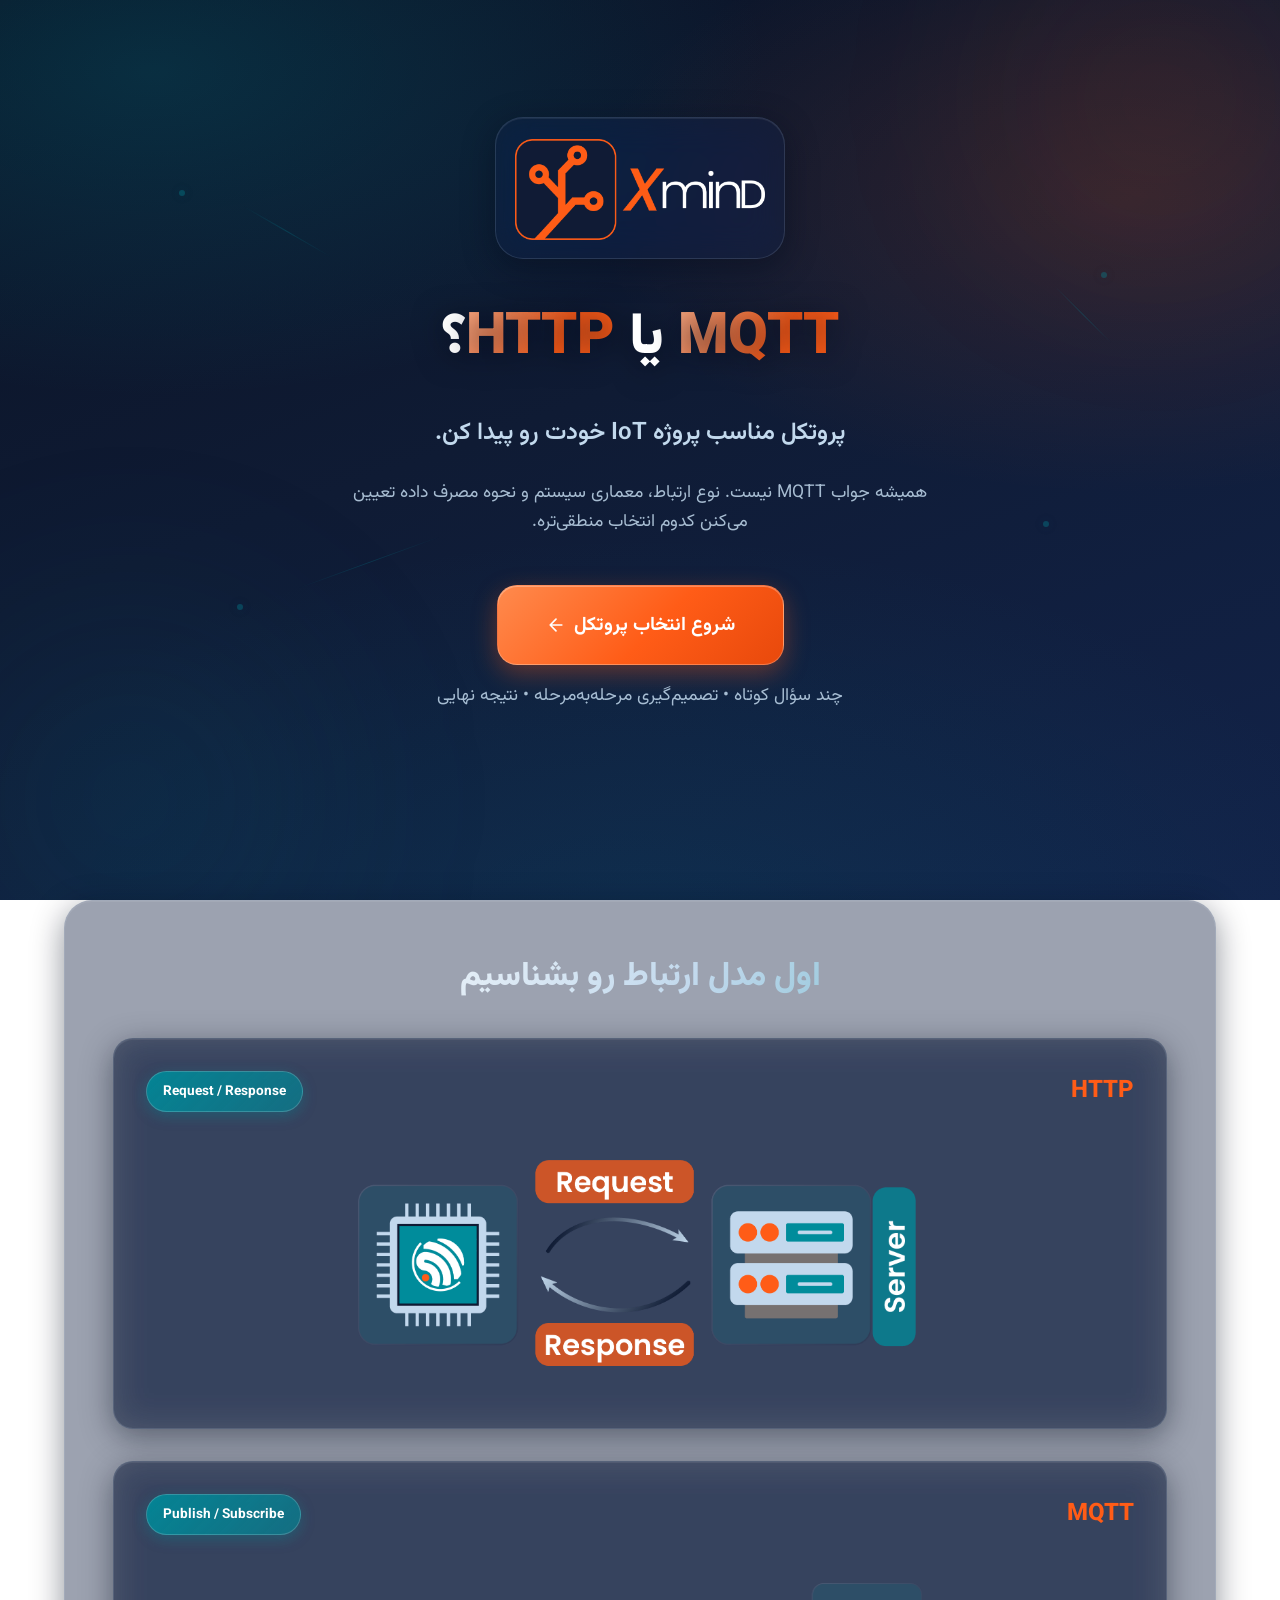
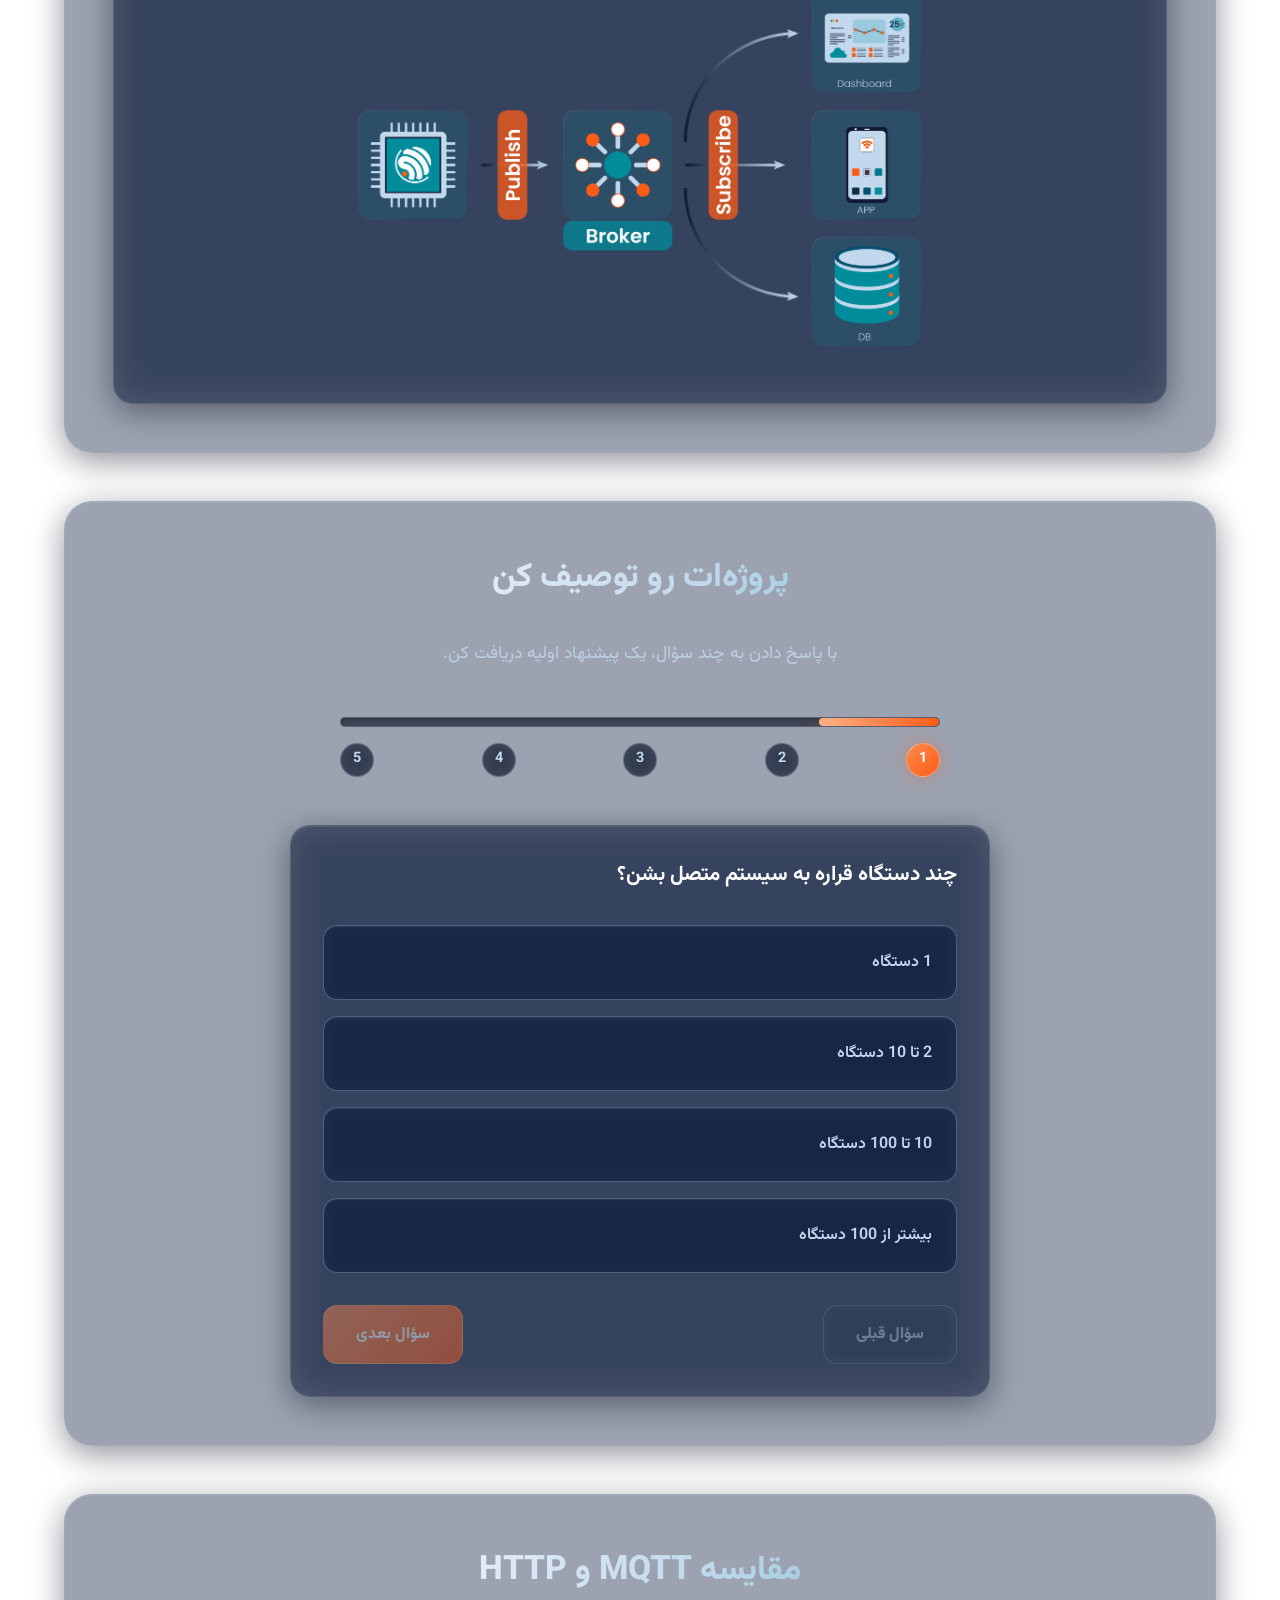
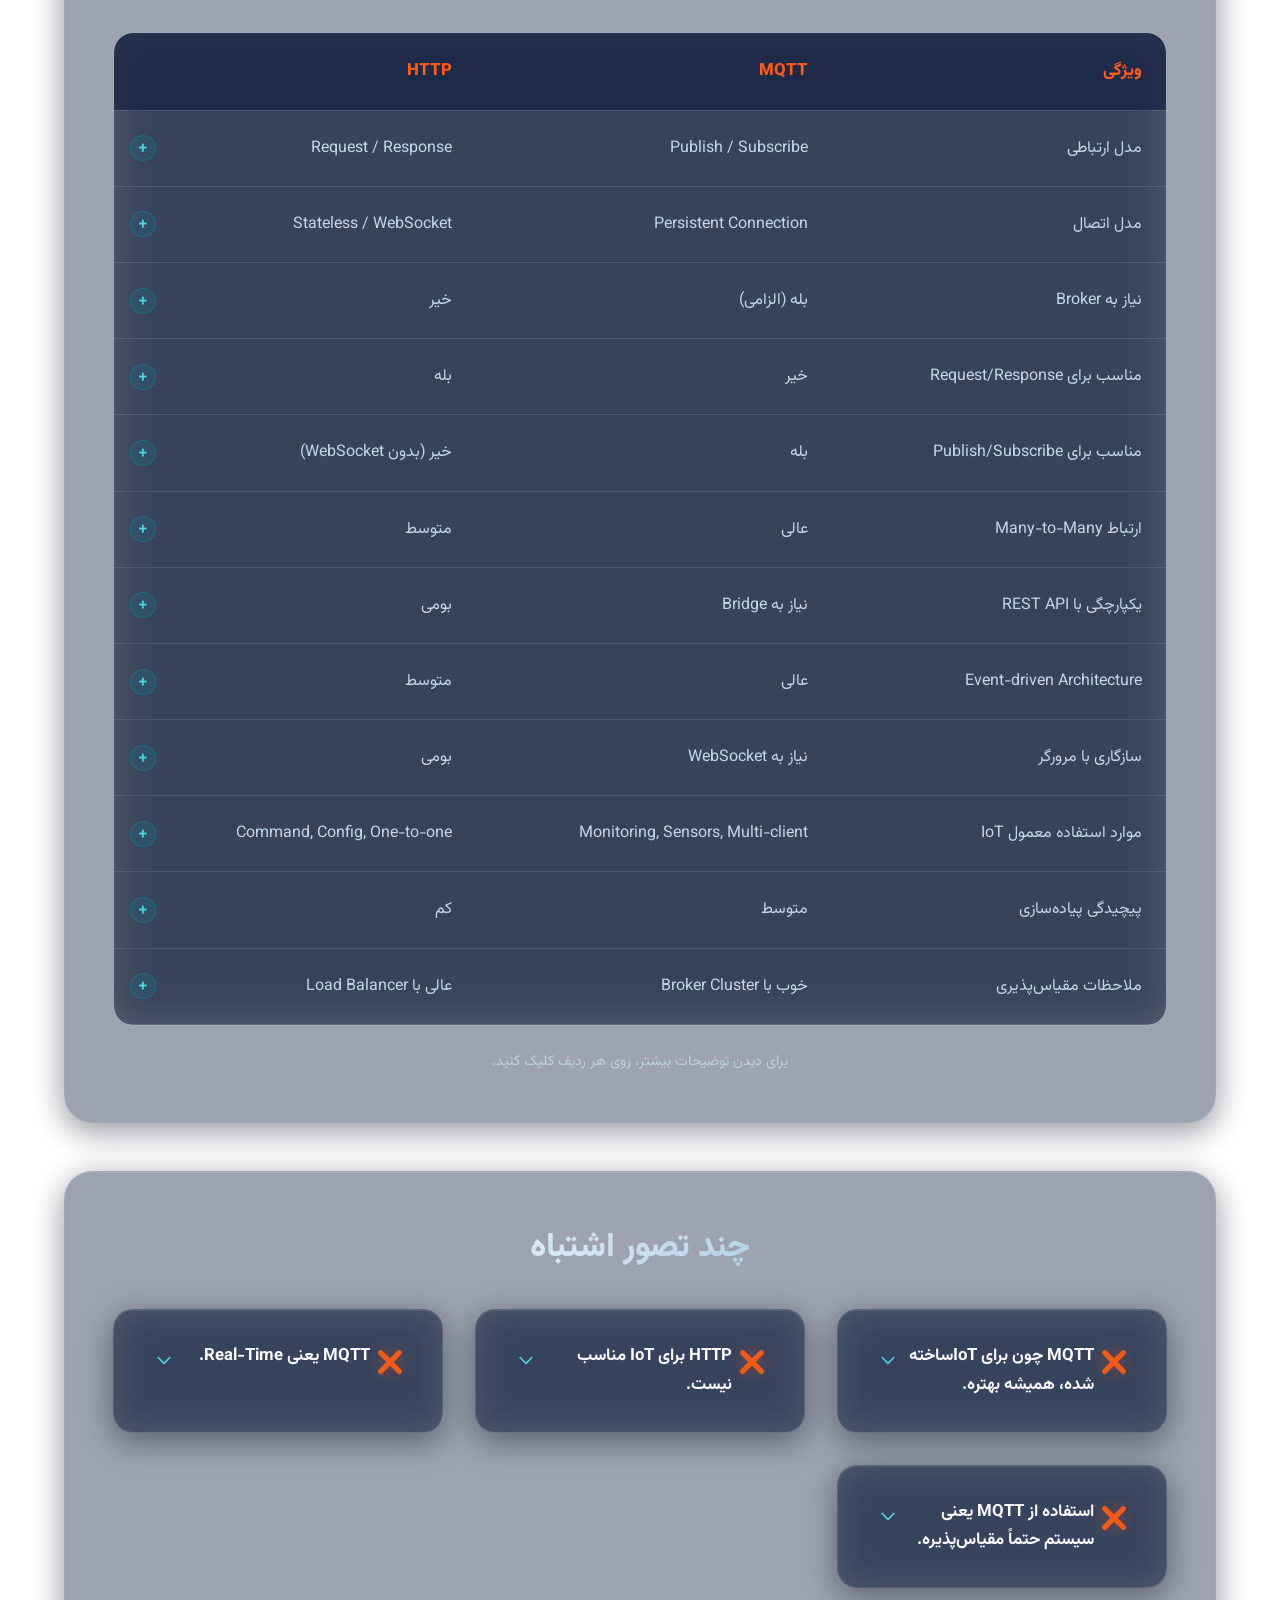
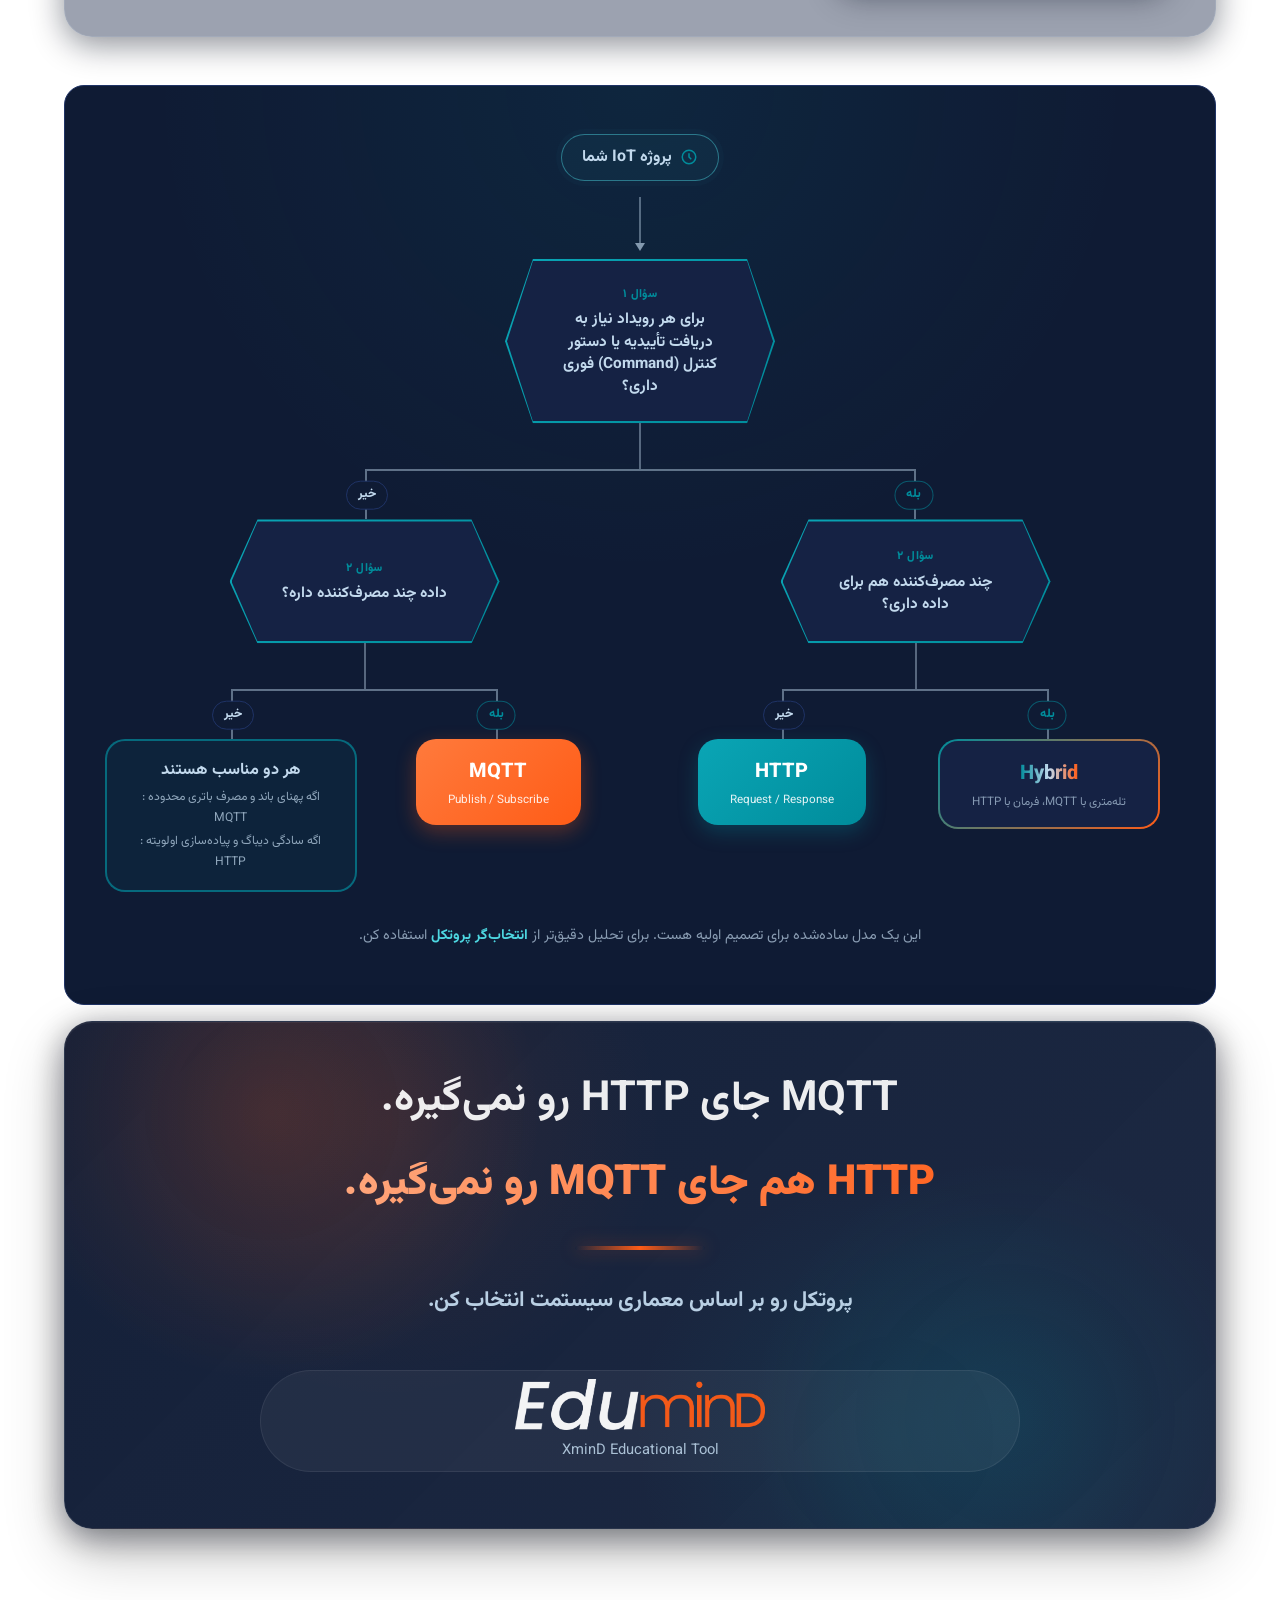
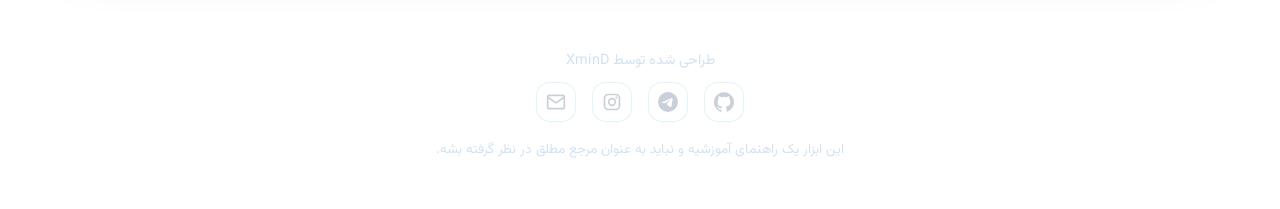
<file: iot-protocol-selector/index.html>
<!DOCTYPE html>
<html lang="fa" dir="rtl">
<head>
    <meta charset="UTF-8">
    <meta name="viewport" content="width=device-width, initial-scale=1.0">
    <meta name="description" content="XminD IoT Protocol Selector - راهنمای انتخاب پروتکل مناسب برای پروژه‌های IoT">
    <title>XminD IoT Protocol Selector | MQTT یا HTTP؟</title>
    
    <!-- Preconnect to font CDN for better performance -->
    <link rel="preconnect" href="https://cdn.jsdelivr.net">

    <script defer src="https://monitoring.xmindworld.ir/script.js" data-website-id="7a70a69d-7306-4bba-b464-a31b2f53d36a"></script>
    <!-- Fonts -->
    <link rel="preconnect" href="https://fonts.googleapis.com">
    <link rel="preconnect" href="https://fonts.gstatic.com" crossorigin>
    <link href="https://fonts.googleapis.com/css2?family=Inter:wght@400;500;600;700&family=Vazirmatn:wght@400;500;600;700&display=swap" rel="stylesheet">
    
    <!-- Stylesheet -->
    <link rel="stylesheet" href="style.css">
    <link rel="shortcut icon" href="/assets/favicon/favicon.ico" type="image/x-icon">
</head>
<body>
    <!-- Background Pattern -->
    <div class="bg-pattern" aria-hidden="true"></div>
    
    <!-- Main Container -->
    <main class="container">
        
        <!-- SECTION 1: HERO -->
        <section id="hero" class="section hero-section">
            <div class="hero-content">
                <div class="brand-badge">
                    <!-- <svg class="brand-icon" viewBox="0 0 24 24" fill="none" xmlns="http://www.w3.org/2000/svg" aria-hidden="true">
                        <path d="M12 2L2 7L12 12L22 7L12 2Z" stroke="currentColor" stroke-width="2" stroke-linecap="round" stroke-linejoin="round"/>
                        <path d="M2 17L12 22L22 17" stroke="currentColor" stroke-width="2" stroke-linecap="round" stroke-linejoin="round"/>
                        <path d="M2 12L12 17L22 12" stroke="currentColor" stroke-width="2" stroke-linecap="round" stroke-linejoin="round"/>
                    </svg> -->
                    <span><img src="/assets/logo/XminD_logo_dark.webp" alt="XminD light logo" width="250px"></span>
                </div>
                
                <h1 class="hero-title">
                    <span class="highlight">MQTT</span> یا <span class="highlight">HTTP</span>؟
                </h1>
                
                <p class="hero-subtitle">
                    پروتکل مناسب پروژه IoT خودت رو پیدا کن.
                </p>
                
                <p class="hero-description">
                    همیشه جواب MQTT نیست. نوع ارتباط، معماری سیستم و نحوه مصرف داده تعیین می‌کنن کدوم انتخاب منطقی‌تره.
                </p>
                
                <button id="startBtn" class="btn btn-primary btn-large" aria-label="شروع انتخاب پروتکل">
                    شروع انتخاب پروتکل
                    <svg class="btn-icon" viewBox="0 0 24 24" fill="none" xmlns="http://www.w3.org/2000/svg" aria-hidden="true">
                        <path d="M19 12H5M12 19L5 12L12 5" stroke="currentColor" stroke-width="2" stroke-linecap="round" stroke-linejoin="round"/>
                    </svg>
                </button>
                <p class="hero-description" style="margin-top: 1rem ;">چند سؤال کوتاه  •  تصمیم‌گیری مرحله‌به‌مرحله  •  نتیجه نهایی</p>
            </div>
            
            <!-- Decorative Network Visualization -->
            <div class="network-viz" aria-hidden="true">
                <div class="node node-1"></div>
                <div class="node node-2"></div>
                <div class="node node-3"></div>
                <div class="node node-4"></div>
                <div class="connection conn-1"></div>
                <div class="connection conn-2"></div>
                <div class="connection conn-3"></div>
            </div>
        </section>
        
        <!-- SECTION 2: UNDERSTAND THE DIFFERENCE -->
        <section id="understand" class="section understand-section">
            <h2 class="section-title">اول مدل ارتباط رو بشناسیم</h2>
            
            <div class="comparison-diagrams">
                <!-- HTTP Diagram -->
                <div class="diagram-card http-diagram">
                    <div class="diagram-header">
                        <h3>HTTP</h3>
                        <span class="diagram-tag">Request / Response</span>
                    </div>
                    
                    <div class="diagram-content">

                        <img src="/assets/pic/http_struct.png" alt="HTTP Structure" class="protected-image">
                    </div>
                    
                    <div class="diagram-tooltip" role="tooltip" aria-hidden="true">
                        <p>در HTTP، دستگاه درخواست می‌فرسته و منتظر پاسخ می‌مونه.</p>
                    </div>
                </div>
                
                <!-- MQTT Diagram -->
                <div class="diagram-card mqtt-diagram">
                    <div class="diagram-header">
                        <h3>MQTT</h3>
                        <span class="diagram-tag">Publish / Subscribe</span>
                    </div>
                    
                    <div class="diagram-content mqtt-layout">

<img src="/assets/pic/mqtt_struct.png" alt="MQTT Structure" class="protected-image">

                    </div>
                    
                    <div class="diagram-tooltip" role="tooltip" aria-hidden="true">
                        <p>در MQTT، داده با Publisher به Broker فرستاده می‌شه و Subscriberها دریافت می‌کنن.</p>
                    </div>
                </div>
            </div>
        </section>
        
        <!-- SECTION 3: INTERACTIVE PROTOCOL SELECTOR -->
        <section id="selector" class="section selector-section">
            <h2 class="section-title">پروژه‌ات رو توصیف کن</h2>
            <p class="section-subtitle">با پاسخ دادن به چند سؤال، یک پیشنهاد اولیه دریافت کن.</p>
            
            <!-- Progress Indicator -->
            <div class="progress-container">
                <div class="progress-bar">
                    <div class="progress-fill" style="width: 0%"></div>
                </div>
                <div class="progress-steps">
                    <span class="step active" data-step="1">1</span>
                    <span class="step" data-step="2">2</span>
                    <span class="step" data-step="3">3</span>
                    <span class="step" data-step="4">4</span>
                    <span class="step" data-step="5">5</span>
                </div>
            </div>
            
            <!-- Questionnaire Container -->
            <div id="questionnaire" class="questionnaire-container">
                <!-- Questions will be injected by JavaScript -->
            </div>
            
            <!-- Result Card (Hidden Initially) -->
            <div id="resultCard" class="result-card hidden" aria-live="polite">
                <div class="result-header">
                    <span class="result-label">پیشنهاد اولیه</span>
                    <h3 id="resultProtocol" class="result-protocol"></h3>
                    <div class="match-percentage">
                        <span id="matchPercent">0</span>% Match
                    </div>
                </div>
                
                <div class="result-body">
                    <div class="score-bars">
                        <div class="score-bar-container">
                            <div class="score-bar-label">
                                <span>MQTT</span>
                                <span id="mqttScoreValue">0%</span>
                            </div>
                            <div class="score-bar">
                                <div id="mqttScoreBar" class="score-bar-fill mqtt-bar" style="width: 0%"></div>
                            </div>
                        </div>
                        <div class="score-bar-container">
                            <div class="score-bar-label">
                                <span>HTTP</span>
                                <span id="httpScoreValue">0%</span>
                            </div>
                            <div class="score-bar">
                                <div id="httpScoreBar" class="score-bar-fill http-bar" style="width: 0%"></div>
                            </div>
                        </div>
                    </div>
                    
                    <div class="result-reasons">
                        <h4>چرا این انتخاب؟</h4>
                        <ul id="reasonsList">
                            <!-- Reasons will be injected by JavaScript -->
                        </ul>
                    </div>
                    
                    <div class="result-alternative">
                        <h4>اما...</h4>
                        <p id="alternativeText"></p>
                    </div>
                    
                    <div class="result-disclaimer">
                        <svg viewBox="0 0 24 24" fill="none" xmlns="http://www.w3.org/2000/svg" aria-hidden="true">
                            <circle cx="12" cy="12" r="10" stroke="currentColor" stroke-width="2"/>
                            <path d="M12 16V12M12 8H12.01" stroke="currentColor" stroke-width="2" stroke-linecap="round"/>
                        </svg>
                        <p>این نتیجه یک Recommendation هست، نه یک قانون مطلق.</p>
                    </div>
                </div>
                
                <button id="restartBtn" class="btn btn-secondary" aria-label="شروع دوباره">
                    شروع دوباره
                </button>
            </div>
        </section>
        
        <!-- SECTION 4: COMPARISON TABLE -->
        <section id="comparison" class="section comparison-section">
            <h2 class="section-title">مقایسه MQTT و HTTP</h2>
            
            <div class="comparison-table-container">
                <table class="comparison-table">
                    <thead>
                        <tr>
                            <th>ویژگی</th>
                            <th>MQTT</th>
                            <th>HTTP</th>
                        </tr>
                    </thead>
                    <tbody>
                        <tr class="expandable-row" data-detail="MQTT از مدل Publish/Subscribe استفاده می‌کنه که برای ارتباطات چندطرفه ایده‌آله.">
                            <td>مدل ارتباطی</td>
                            <td>Publish / Subscribe</td>
                            <td>Request / Response</td>
                        </tr>
                        <tr class="expandable-row" data-detail="MQTT معمولاً از TCP با اتصال دائمی استفاده می‌کنه. HTTP می‌تونه Stateless باشه یا از WebSocket برای اتصال دائمی استفاده کنه.">
                            <td>مدل اتصال</td>
                            <td>Persistent Connection</td>
                            <td>Stateless / WebSocket</td>
                        </tr>
                        <tr class="expandable-row" data-detail="Broker در MQTT نقش واسط رو بازی می‌کنه و پیام‌ها رو بین Publisher و Subscriber مدیریت می‌کنه.">
                            <td>نیاز به Broker</td>
                            <td>بله (الزامی)</td>
                            <td>خیر</td>
                        </tr>
                        <tr class="expandable-row" data-detail="HTTP دراصل برای ارتباطات Request/Response طراحی شده. MQTT این مدل رو پشتیبانی نمی‌کنه.">
                            <td>مناسب برای Request/Response</td>
                            <td>خیر</td>
                            <td>بله</td>
                        </tr>
                        <tr class="expandable-row" data-detail="MQTT به طور طبیعی از Publish/Subscribe پشتیبانی می‌کنه که برای Event-driven architecture عالیه.">
                            <td>مناسب برای Publish/Subscribe</td>
                            <td>بله</td>
                            <td>خیر (بدون WebSocket)</td>
                        </tr>
                        <tr class="expandable-row" data-detail="MQTT به راحتی از ارتباطات Many-to-Many پشتیبانی می‌کنه. HTTP نیاز به پیاده‌سازی اضافی داره.">
                            <td>ارتباط Many-to-Many</td>
                            <td>عالی</td>
                            <td>متوسط</td>
                        </tr>
                        <tr class="expandable-row" data-detail="HTTP به طور بومی با REST APIها سازگاره. MQTT نیاز به Bridge یا Gateway داره.">
                            <td>یکپارچگی با REST API</td>
                            <td>نیاز به Bridge</td>
                            <td>بومی</td>
                        </tr>
                        <tr class="expandable-row" data-detail="MQTT به‌طور ذاتی Event-driven هست. HTTP نیاز به Polling یا WebSocket داره.">
                            <td>Event-driven Architecture</td>
                            <td>عالی</td>
                            <td>متوسط</td>
                        </tr>
                        <tr class="expandable-row" data-detail="HTTP به طور بومی توی تموم مرورگرها پشتیبانی می‌شه. MQTT نیاز به WebSocket Bridge داره.">
                            <td>سازگاری با مرورگر</td>
                            <td>نیاز به WebSocket</td>
                            <td>بومی</td>
                        </tr>
                        <tr class="expandable-row" data-detail="MQTT برای سناریوهای Real-time monitoring، Sensor networks، و Multi-client data distribution مناسبه. HTTP برای Command/Control، Configuration، و One-to-one communication بهتر عمل می‌کنه.">
                            <td>موارد استفاده معمول IoT</td>
                            <td>Monitoring, Sensors, Multi-client</td>
                            <td>Command, Config, One-to-one</td>
                        </tr>
                        <tr class="expandable-row" data-detail="MQTT نیاز به Broker داره که پیچیدگی زیرساخت رو افزایش می‌ده. HTTP ساده‌تره اما برای Real-time نیاز به WebSocket داره.">
                            <td>پیچیدگی پیاده‌سازی</td>
                            <td>متوسط</td>
                            <td>کم</td>
                        </tr>
                        <tr class="expandable-row" data-detail="MQTT با Broker مرکزی مقیاس‌پذیری خوبی داره. HTTP با Load Balancerها به خوبی مقیاس‌پذیر می‌شه.">
                            <td>ملاحظات مقیاس‌پذیری</td>
                            <td>خوب با Broker Cluster</td>
                            <td>عالی با Load Balancer</td>
                        </tr>
                    </tbody>
                </table>
            </div>
            
            <p class="table-note">برای دیدن توضیحات بیشتر، روی هر ردیف کلیک کنید.</p>
        </section>
        
        <!-- SECTION 5: COMMON MISCONCEPTIONS -->
        <section id="misconceptions" class="section misconceptions-section">
            <h2 class="section-title">چند تصور اشتباه</h2>
            
            <div class="misconceptions-grid">
                <article class="misconception-card expandable">
                    <div class="misconception-header">
                        <span class="misconception-icon"><img src="/assets/icon/multiply.svg" alt="wrong icom" width="40px"></span>
                        <h3>MQTT چون برای IoTساخته شده، همیشه بهتره.</h3>
                        <button class="expand-btn" aria-label="بسط توضیحات" aria-expanded="false">
                            <svg viewBox="0 0 24 24" fill="none" xmlns="http://www.w3.org/2000/svg">
                                <path d="M19 9L12 16L5 9" stroke="currentColor" stroke-width="2" stroke-linecap="round" stroke-linejoin="round"/>
                            </svg>
                        </button>
                    </div>
                    <div class="misconception-content">
                        <p><strong>چرا اشتباهه؟</strong></p>
                        <p class="text-justifier">انتخاب پروتکل باید بر اساس <strong>معماری سیستم</strong> باشه، نه صرفاً برچسب IoT. اگه پروژه شما نیاز به ارتباط Request/Response ساده داره، HTTP ممکنه انتخاب منطقی‌تری باشه. MQTT زمانی برتری داره که چندین مصرف‌کننده برای داده وجود داشته باشه یا نیاز به مدل Publish/Subscribe باشه.</p>
                    </div>
                </article>
                
                <article class="misconception-card expandable">
                    <div class="misconception-header">
                        <span class="misconception-icon"><img src="/assets/icon/multiply.svg" alt="wrong icom" width="40px"></span>
                        <h3>HTTP برای IoT مناسب نیست.</h3>
                        <button class="expand-btn" aria-label="بسط توضیحات" aria-expanded="false">
                            <svg viewBox="0 0 24 24" fill="none" xmlns="http://www.w3.org/2000/svg">
                                <path d="M19 9L12 16L5 9" stroke="currentColor" stroke-width="2" stroke-linecap="round" stroke-linejoin="round"/>
                            </svg>
                        </button>
                    </div>
                    <div class="misconception-content">
                        <p><strong>چرا اشتباهه؟</strong></p>
                        <p class="text-justifier">HTTP هنوز هم برای بسیاری از سناریوهای IoT مناسبه: ارسال داده‌های دوره‌ای، دریافت دستورات کنترل، پیکربندی دستگاه‌ها، و ارتباط با APIهای موجود. خیلی از دستگاه‌های IoT موفق از HTTP استفاده می‌کنن. مسئله اصلی <strong>تطابق پروتکل با نیازهای پروژه هست</strong>.</p>
                    </div>
                </article>
                
                <article class="misconception-card expandable">
                    <div class="misconception-header">
                        <span class="misconception-icon"><img src="/assets/icon/multiply.svg" alt="wrong icom" width="40px"></span>
                        <h3>MQTT یعنی Real-Time.</h3>
                        <button class="expand-btn" aria-label="بسط توضیحات" aria-expanded="false">
                            <svg viewBox="0 0 24 24" fill="none" xmlns="http://www.w3.org/2000/svg">
                                <path d="M19 9L12 16L5 9" stroke="currentColor" stroke-width="2" stroke-linecap="round" stroke-linejoin="round"/>
                            </svg>
                        </button>
                    </div>
                    <div class="misconception-content">
                        <p><strong>چرا اشتباهه؟</strong></p>
                        <p class="text-justifier">MQTT می‌تونه Latency کم ارائه بده، اما Real-Time بودن به عوامل زیادی بستگی داره: کیفیت شبکه، پیکربندی Broker، QoS level، و بار سرور. HTTP با WebSocket هم می‌تونه ارتباط Near Real-Time فراهم کنه. Real-Time بودن فقط به پروتکل بستگی نداره.</p>
                    </div>
                </article>
                
                <article class="misconception-card expandable">
                    <div class="misconception-header">
                        <span class="misconception-icon"><img src="/assets/icon/multiply.svg" alt="wrong icom" width="40px"></span>
                        <h3>استفاده از MQTT یعنی سیستم حتماً مقیاس‌پذیره.</h3>
                        <button class="expand-btn" aria-label="بسط توضیحات" aria-expanded="false">
                            <svg viewBox="0 0 24 24" fill="none" xmlns="http://www.w3.org/2000/svg">
                                <path d="M19 9L12 16L5 9" stroke="currentColor" stroke-width="2" stroke-linecap="round" stroke-linejoin="round"/>
                            </svg>
                        </button>
                    </div>
                    <div class="misconception-content">
                        <p><strong>چرا اشتباهه؟</strong></p>
                        <p class="text-justifier">مقیاس‌پذیری به <strong>معماری کلی سیستم</strong> بستگی داره، نه فقط پروتکل. یک Broker MQTT نادرست پیکربندی شده می‌تونه به سرعت به گلوگاه تبدیل بشه. مقیاس‌پذیری نیازمند طراحی درست و مناسب زیرساخت، Load Balancing، و مدیریت منابعه.</p>
                    </div>
                </article>
            </div>
        </section>
        


<!-- ============================================
     SECTION 6: QUICK DECISION — FLOWCHART
     ============================================ -->

<div class="fc-scroll">

    <div class="flowchart"
         role="img"
         aria-label="فلوچارت تصمیم‌گیری سریع برای انتخاب بین HTTP و MQTT">

        <!-- شروع -->
        <div class="fc-node fc-start">
            <svg class="fc-icon"
                 viewBox="0 0 24 24"
                 fill="none"
                 stroke="currentColor"
                 stroke-width="2"
                 aria-hidden="true">
                <circle cx="12" cy="12" r="9"/>
                <path d="M12 7v5l3 3"/>
            </svg>

            <span>پروژه IoT شما</span>
        </div>


        <!-- مسیر عمودی اصلی -->
        <div class="fc-line-v" aria-hidden="true"></div>


        <!-- سؤال ۱ -->
        <div class="fc-decision">
            <div class="fc-decision-box">

                <span class="fc-node-title">
                    سؤال ۱
                </span>

                <span class="fc-node-text">
                   برای هر رویداد نیاز به دریافت تأییدیه یا دستور کنترل (Command) فوری داری؟
                </span>

            </div>
        </div>
 <div class="fc-line-a" aria-hidden="true"></div>

        <!-- انشعاب سؤال ۱ -->
        <div class="fc-split" aria-hidden="true">

            <span class="fc-chip fc-chip-yes">
                بله
            </span>

            <span class="fc-chip fc-chip-no">
                خیر
            </span>

        </div>


        <!-- دو شاخه اصلی -->
        <div class="fc-cols">

            <!-- =====================================
                 شاخه بله
                 ===================================== -->

            <div class="fc-col">

                <!-- سؤال ۲ -->
                <div class="fc-decision">

                    <div class="fc-decision-box">

                        <span class="fc-node-title">
                            سؤال ۲
                        </span>

                        <span class="fc-node-text">
                            چند مصرف‌کننده هم برای داده داری؟
                        </span>

                    </div>

                </div>
 <div class="fc-line-a" aria-hidden="true"></div>

                <!-- انشعاب -->
                <div class="fc-split" aria-hidden="true">

                    <span class="fc-chip fc-chip-yes">
                        بله
                    </span>

                    <span class="fc-chip fc-chip-no">
                        خیر
                    </span>

                </div>


                <!-- نتایج -->
                <div class="fc-cols">

                    <div class="fc-col">

                        <div class="fc-node fc-result fc-hybrid">

                            <strong>
                                Hybrid
                            </strong>

                            <small>
                                تله‌متری با MQTT،
                                فرمان با HTTP
                            </small>

                        </div>

                    </div>


                    <div class="fc-col">

                        <div class="fc-node fc-result fc-http">

                            <strong>
                                HTTP
                            </strong>

                            <small>
                                Request / Response
                            </small>

                        </div>

                    </div>

                </div>

            </div>


            <!-- =====================================
                 شاخه خیر
                 ===================================== -->

            <div class="fc-col">

                <!-- سؤال ۲ -->
                <div class="fc-decision">

                    <div class="fc-decision-box">

                        <span class="fc-node-title">
                            سؤال ۲
                        </span>

                        <span class="fc-node-text">
                            داده چند مصرف‌کننده داره؟
                        </span>

                    </div>

                </div>

 <div class="fc-line-a" aria-hidden="true"></div>
                <!-- انشعاب -->
                <div class="fc-split" aria-hidden="true">

                    <span class="fc-chip fc-chip-yes">
                        بله
                    </span>

                    <span class="fc-chip fc-chip-no">
                        خیر
                    </span>

                </div>


                <!-- نتایج -->
                <div class="fc-cols">

                    <div class="fc-col">

                        <div class="fc-node fc-result fc-mqtt">

                            <strong>
                                MQTT
                            </strong>

                            <small>
                                Publish / Subscribe
                            </small>

                        </div>

                    </div>


                    <div class="fc-col">

                        <div class="fc-node fc-final">

                            <strong>
                                هر دو مناسب هستند
                            </strong>

                            <!-- <small>
                                بسته به سایر نیازها
                            </small> -->
<small>اگه پهنای باند و مصرف باتری محدوده : MQTT </small>
<small> اگه سادگی دیباگ و پیاده‌سازی اولویته : HTTP</small>
                        </div>

                    </div>

                </div>

            </div>

        </div>

        <p class="flowchart-note">
    این یک مدل ساده‌شده برای تصمیم اولیه هست.
    برای تحلیل دقیق‌تر از
    <a href="#selector">
        انتخاب‌گر پروتکل
    </a>
    استفاده کن.
</p>

    </div>

</div>


<!-- توضیح فلوچارت -->



        
        <!-- SECTION 6: FINAL TAKEAWAY -->
        <section id="takeaway" class="section takeaway-section">
            <div class="takeaway-content">
                <h2 class="takeaway-title">
                    <span class="takeaway-line">MQTT جای HTTP رو نمی‌گیره.</span>
                    <span class="takeaway-line">HTTP هم جای MQTT رو نمی‌گیره.</span>
                </h2>
                
                <div class="takeaway-divider"></div>
                
                <p class="takeaway-message">
                    <strong>پروتکل رو بر اساس معماری سیستمت انتخاب کن.</strong>
                </p>
                
                <div class="brand-signature">
                    <!-- <svg class="brand-icon" viewBox="0 0 24 24" fill="none" xmlns="http://www.w3.org/2000/svg" aria-hidden="true">
                        <path d="M12 2L2 7L12 12L22 7L12 2Z" stroke="currentColor" stroke-width="2" stroke-linecap="round" stroke-linejoin="round"/>
                        <path d="M2 17L12 22L22 17" stroke="currentColor" stroke-width="2" stroke-linecap="round" stroke-linejoin="round"/>
                        <path d="M2 12L12 17L22 12" stroke="currentColor" stroke-width="2" stroke-linecap="round" stroke-linejoin="round"/>
                    </svg> -->
                    <img src="/assets/logo/eduMind_light.png" alt="EduminD Light Logo" width="250px">
                    <span>XminD Educational Tool</span>
                </div>
            </div>
        </section>
        
    </main>
    
    <!-- Footer -->
    <footer class="footer">
        <p>طراحی شده توسط XminD</p>

                    <div class="social-links">
                        <!-- <a href="https://linkedin.com/in/yourprofile" target="_blank" rel="noopener" aria-label="LinkedIn">
                            <svg viewBox="0 0 24 24" fill="currentColor"><path d="M19 0h-14c-2.761 0-5 2.239-5 5v14c0 2.761 2.239 5 5 5h14c2.762 0 5-2.239 5-5v-14c0-2.761-2.238-5-5-5zm-11 19h-3v-11h3v11zm-1.5-12.268c-.966 0-1.75-.79-1.75-1.764s.784-1.764 1.75-1.764 1.75.79 1.75 1.764-.783 1.764-1.75 1.764zm13.5 12.268h-3v-5.604c0-3.368-4-3.113-4 0v5.604h-3v-11h3v1.765c1.396-2.586 7-2.777 7 2.476v6.759z"/></svg>
                        </a> -->
                        <a href="https://github.com/X-Mind-World?utm_source=eduTools" target="_blank" rel="noopener" aria-label="GitHub" data-umami-event="Click: Github">
                            <!-- <img src="../assets/images/github.webp" alt="" width="24px"> -->
                            <!-- <svg viewBox="0 0 24 24" fill="currentColor"><path d="M12 0c-6.626 0-12 5.373-12 12 0 5.302 3.438 9.8 8.207 11.387.599.111.793-.261.793-.577v-2.234c-3.338.726-4.033-1.416-4.033-1.416-.546-1.387-1.333-1.756-1.333-1.756-1.089-.745.083-.729.083-.729 1.205.084 1.839 1.237 1.839 1.237 1.07 1.834 2.807 1.304 3.492.997.107-.775.418-1.305.762-1.604-2.665-.305-5.467-1.334-5.467-1.334-.464-.341.054-1.014.054-1.014.647-.355 1.088-.355 1.088-.355.601.044 1.098.614 1.098.614.639 1.094 1.676.779 2.087.596.063-.463.249-.78.452-.959-1.606-.183-3.295-.803-3.295-.803-.268-.192.684-.202.684-.202 1.776.125 2.712 1.821 2.712 1.821.791 1.356 2.084.966 2.593.738.02-.579.309-.978.562-1.201-1.98-.225-4.061-.991-4.061-.991-.245-.176.581-.213.581-.213 2.21.198 3.356 2.263 3.356 2.263.974 1.668 2.558 1.187 3.181.902.099-.704.38-1.186.638-1.457-2.225-.253-4.564-1.112-4.564-1.112-.239-.175.538-.221.538-.221 2.498.178 3.606 2.569 3.606 2.569.705 1.204 2.073.857 2.587.613.081-.578.308-.977.561-1.201-2.002-.227-4.102-.992-4.102-.992-.237-.175.53-.221.53-.221 2.254.2 3.384 2.298 3.384 2.298.962 1.647 2.516 1.173 3.146.884.099-.703.379-1.185.637-1.456-2.219-.252-4.354-1.111-4.354-1.111-.236-.174.529-.22.529-.22 2.492.197 3.6 2.293 3.6 2.293.95 1.623 2.481 1.156 3.115.867.099-.703.378-1.184.636-1.455z"/></svg> -->
                            <svg viewBox="0 0 24 24" fill="currentColor"><path d="M12 .297c-6.63 0-12 5.373-12 12 0 5.303 3.438 9.8 8.205 11.385.6.113.82-.258.82-.577 0-.285-.01-1.04-.015-2.04-3.338.724-4.042-1.61-4.042-1.61C4.422 18.07 3.633 17.7 3.633 17.7c-1.087-.744.084-.729.084-.729 1.205.084 1.838 1.236 1.838 1.236 1.07 1.835 2.809 1.305 3.495.998.108-.776.417-1.305.76-1.605-2.665-.3-5.466-1.332-5.466-5.93 0-1.31.465-2.38 1.235-3.22-.135-.303-.54-1.523.105-3.176 0 0 1.005-.322 3.3 1.23.96-.267 1.98-.399 3-.405 1.02.006 2.04.138 3 .405 2.28-1.552 3.285-1.23 3.285-1.23.645 1.653.24 2.873.12 3.176.765.84 1.23 1.91 1.23 3.22 0 4.61-2.805 5.625-5.475 5.92.42.36.81 1.096.81 2.22 0 1.606-.015 2.896-.015 3.286 0 .315.21.69.825.57C20.565 22.092 24 17.592 24 12.297c0-6.627-5.373-12-12-12"/></svg>
                        </a>
                        <a href="https://t.me/x_mindworld?utm_source=eduTools" target="_blank" rel="noopener" aria-label="Telegram" data-umami-event="Click: Telegram">
                            <svg viewBox="0 0 24 24" fill="currentColor"><path d="M11.944 0A12 12 0 0 0 0 12a12 12 0 0 0 12 12 12 12 0 0 0 12-12A12 12 0 0 0 12 0a12 12 0 0 0-.056 0zm4.962 7.224c.1-.002.321.023.465.14a.506.506 0 0 1 .171.325c.016.093.036.306.02.472-.18 1.898-.962 6.502-1.36 8.627-.168.9-.499 1.201-.82 1.23-.696.065-1.225-.46-1.9-.902-1.056-.693-1.653-1.124-2.678-1.8-1.185-.78-.417-1.21.258-1.91.177-.184 3.247-2.977 3.307-3.23.007-.032.014-.15-.056-.212s-.174-.041-.249-.024c-.106.024-1.793 1.14-5.061 3.345-.48.33-.913.49-1.302.48-.428-.008-1.252-.241-1.865-.44-.752-.245-1.349-.374-1.297-.789.027-.216.325-.437.893-.663 3.498-1.524 5.83-2.529 6.998-3.014 3.332-1.386 4.025-1.627 4.476-1.635z"/></svg>
                        </a>

                        <a href="https://instagram.com/x_mindworld?utm_source=eduTools" target="_blank" rel="noopener" aria-label="Instagram" data-umami-event="Click: Instagram">
                            <svg viewBox="0 0 24 24" fill="currentColor">
                                <path d="M7.5 2h9A5.5 5.5 0 0 1 22 7.5v9a5.5 5.5 0 0 1-5.5 5.5h-9A5.5 5.5 0 0 1 2 16.5v-9A5.5 5.5 0 0 1 7.5 2zm0 2A3.5 3.5 0 0 0 4 7.5v9A3.5 3.5 0 0 0 7.5 20h9a3.5 3.5 0 0 0 3.5-3.5v-9A3.5 3.5 0 0 0 16.5 4h-9zm9.75 1.5a1.25 1.25 0 1 1 0 2.5 1.25 1.25 0 0 1 0-2.5zM12 7a5 5 0 1 1 0 10 5 5 0 0 1 0-10zm0 2a3 3 0 1 0 0 6 3 3 0 0 0 0-6z"/>
                            </svg>
                        </a>

                        <a href="mailto:education.xmindworld@gmail.com" aria-label="Email" data-umami-event="Click: Gmail">
                            <svg viewBox="0 0 24 24" fill="none" stroke="currentColor" stroke-width="2"><path d="M4 4h16c1.1 0 2 .9 2 2v12c0 1.1-.9 2-2 2H4c-1.1 0-2-.9-2-2V6c0-1.1.9-2 2-2z"/><polyline points="22,6 12,13 2,6"/></svg>
                        </a>
                    </div>
        <p class="footer-note">این ابزار یک راهنمای آموزشیه و نباید به عنوان مرجع مطلق در نظر گرفته بشه.</p>
    </footer>
    
    <!-- JavaScript -->
    <script src="script.js"></script>
</body>
</html>
</file>
<file: iot-protocol-selector/style.css>
/* ============================================================
   XminD IoT Protocol Selector — Glassmorphism Redesign v2
   Brand: XminD / eduminD | RTL | Colors preserved
   ============================================================ */

/* ---------- Design Tokens ---------- */
:root {
    /* Brand colors (preserved) */
    --xmind-primary: #0F1B34;
    --xmind-orange: #FF5C17;
    --xmind-light-blue: #C2D9ED;
    --xmind-blue: #0C586C;
    --xmind-teal: #008C9B;
    --xmind-dark: #0a1224;
    --xmind-card-bg: #152244;
    --xmind-border: #1f3366;
    --text-secondary: #B8C1CC;
    --orange-hover: #FF9E44;
    --tech-teal: #2EC4B6;
    --teal-hover: #38D9C5;
    --fc-line: rgba(194, 217, 237, 0.45);

    /* Glass tokens */
    --glass-bg: rgba(21, 34, 68, 0.42);
    --glass-bg-strong: rgba(21, 34, 68, 0.66);
    --glass-bg-soft: rgba(15, 27, 52, 0.5);
    --glass-border: rgba(194, 217, 237, 0.14);
    --glass-border-strong: rgba(194, 217, 237, 0.3);
    --glass-highlight: rgba(255, 255, 255, 0.07);
    --blur-md: blur(18px) saturate(150%);
    --blur-lg: blur(26px) saturate(160%);

    /* Glow */
    --glow-orange: rgba(255, 92, 23, 0.35);
    --glow-teal: rgba(0, 140, 155, 0.35);

    /* Shadows */
    --shadow-soft: 0 8px 32px rgba(4, 10, 26, 0.45);
    --shadow-lift: 0 18px 48px rgba(4, 10, 26, 0.55);

    /* Typography */
    --font-family: 'Vazirmatn', 'Tahoma', 'Segoe UI', sans-serif;

    /* Spacing */
    --spacing-xs: 0.5rem;
    --spacing-sm: 1rem;
    --spacing-md: 1.5rem;
    --spacing-lg: 2rem;
    --spacing-xl: 3rem;

    /* Radius (rounder = more modern) */
    --radius-sm: 8px;
    --radius-md: 14px;
    --radius-lg: 20px;
    --radius-xl: 28px;

    /* Transitions */
    --transition-fast: 0.2s ease;
    --transition-normal: 0.3s ease;
    --transition-slow: 0.5s ease;
}

/* ---------- Reset & Base ---------- */
*, *::before, *::after {
    box-sizing: border-box;
    margin: 0;
    padding: 0;
}

html {
    scroll-behavior: smooth;
}

body {
    font-family: var(--font-family);
    color: var(--xmind-light-blue);
    line-height: 1.7;
    overflow-x: hidden;
    min-height: 100vh;
    background:
        radial-gradient(ellipse 80% 60% at 12% 8%, rgba(0, 140, 155, 0.22), transparent 60%),
        radial-gradient(ellipse 70% 55% at 88% 22%, rgba(255, 92, 23, 0.14), transparent 60%),
        radial-gradient(ellipse 90% 70% at 50% 105%, rgba(0, 140, 155, 0.13), transparent 65%),
        linear-gradient(160deg, var(--xmind-dark) 0%, var(--xmind-primary) 45%, #12234a 100%);
    background-attachment: fixed;
}

::selection {
    background-color: var(--xmind-orange);
    color: #fff;
}

/* ---------- Ambient Floating Orbs ---------- */
.bg-pattern {
    position: fixed;
    inset: 0;
    pointer-events: none;
    z-index: 0;
    overflow: hidden;
}

.bg-pattern::before,
.bg-pattern::after {
    content: "";
    position: absolute;
    border-radius: 50%;
    filter: blur(90px);
    opacity: 0.5;
    animation: floatOrb 20s ease-in-out infinite alternate;
}

.bg-pattern::before {
    width: 480px;
    height: 480px;
    background: radial-gradient(circle, rgba(255, 92, 23, 0.22), transparent 70%);
    top: -140px;
    right: -120px;
}

.bg-pattern::after {
    width: 560px;
    height: 560px;
    background: radial-gradient(circle, rgba(0, 140, 155, 0.26), transparent 70%);
    bottom: -180px;
    left: -150px;
    animation-delay: -10s;
}

@keyframes floatOrb {
    from { transform: translate3d(0, 0, 0) scale(1); }
    to   { transform: translate3d(45px, 35px, 0) scale(1.12); }
}

/* ---------- Layout ---------- */
.container {
    max-width: 1200px;
    margin: 0 auto;
    padding: var(--spacing-md);
    position: relative;
    z-index: 1;
}

.section {
    padding: var(--spacing-xl) 0;
    margin-bottom: var(--spacing-xl);
    scroll-margin-top: var(--spacing-md);
}

.section-title {
    font-size: 2.1rem;
    font-weight: 800;
    text-align: center;
    margin-bottom: var(--spacing-lg);
    background: linear-gradient(120deg, #ffffff 15%, var(--xmind-light-blue) 55%, var(--xmind-teal) 130%);
    -webkit-background-clip: text;
    background-clip: text;
    -webkit-text-fill-color: transparent;
}

.section-subtitle {
    text-align: center;
    color: var(--xmind-light-blue);
    opacity: 0.85;
    margin-bottom: var(--spacing-xl);
    font-size: 1.1rem;
}

/* ---------- Buttons ---------- */
.btn {
    display: inline-flex;
    align-items: center;
    justify-content: center;
    gap: var(--spacing-xs);
    padding: var(--spacing-sm) var(--spacing-lg);
    border-radius: var(--radius-md);
    font-family: var(--font-family);
    font-size: 1rem;
    font-weight: 700;
    cursor: pointer;
    transition: all var(--transition-normal);
    text-decoration: none;
}

.btn-primary {
    background: linear-gradient(135deg, #ff8a4d 0%, var(--xmind-orange) 55%, #e8490c 100%);
    color: #fff;
    border: 1px solid rgba(255, 255, 255, 0.22);
    box-shadow: 0 8px 24px var(--glow-orange), inset 0 1px 0 rgba(255, 255, 255, 0.28);
}

.btn-primary:hover {
    transform: translateY(-3px);
    box-shadow: 0 14px 36px rgba(255, 92, 23, 0.5), inset 0 1px 0 rgba(255, 255, 255, 0.28);
}

.btn-secondary {
    background: rgba(194, 217, 237, 0.08);
    -webkit-backdrop-filter: blur(12px);
    backdrop-filter: blur(12px);
    color: var(--xmind-light-blue);
    border: 1px solid var(--glass-border-strong);
    box-shadow: inset 0 1px 0 var(--glass-highlight);
}

.btn-secondary:hover {
    background: rgba(194, 217, 237, 0.18);
    border-color: var(--xmind-light-blue);
    transform: translateY(-2px);
}

.btn-large {
    padding: var(--spacing-md) var(--spacing-xl);
    font-size: 1.2rem;
    border-radius: var(--radius-lg);
}

.btn-icon {
    width: 20px;
    height: 20px;
}

/* ============================================================
   SECTION 1: HERO
   ============================================================ */
.hero-section {
    min-height: 92vh;
    display: flex;
    align-items: center;
    justify-content: center;
    position: relative;
    text-align: center;
}

.hero-content {
    max-width: 820px;
    z-index: 2;
    padding: var(--spacing-lg);
}

.brand-badge {
    display: inline-flex;
    align-items: center;
    gap: var(--spacing-xs);
    background: var(--glass-bg);
    -webkit-backdrop-filter: var(--blur-md);
    backdrop-filter: var(--blur-md);
    padding: 1.3rem 1.2rem 0.5rem 1.2rem;
    border-radius: var(--radius-xl);
    margin-bottom: var(--spacing-lg);
    border: 1px solid var(--glass-border);
    box-shadow: var(--shadow-soft), inset 0 1px 0 var(--glass-highlight);
}

.brand-icon {
    width: 24px;
    height: 24px;
    color: var(--xmind-orange);
    filter: drop-shadow(0 0 6px var(--glow-orange));
}

.hero-title {
    font-size: 3.6rem;
    font-weight: 900;
    margin-bottom: var(--spacing-md);
    color: #ffffff;
    text-shadow: 0 4px 30px rgba(4, 10, 26, 0.6);
}

.hero-title::after{
    content: " ";
    filter: drop-shadow(0 0 8px rgba(255, 92, 23, 0.4));
    position: relative;
}

.hero-title .highlight {
    background: linear-gradient(120deg, #ffb18a, var(--xmind-orange) 60%);
    -webkit-background-clip: text;
    background-clip: text;
    -webkit-text-fill-color: transparent;
   
}

.hero-subtitle {
    font-size: 1.5rem;
    color: var(--xmind-light-blue);
    margin-bottom: var(--spacing-md);
    font-weight: 600;
}

/* FIX (QC #8): opacity 0.7 → 0.85 for better contrast */
.hero-description {
    font-size: 1.1rem;
    color: var(--xmind-light-blue);
    opacity: 0.85;
    margin-bottom: var(--spacing-xl);
    max-width: 620px;
    margin-left: auto;
    margin-right: auto;
}

/* Network Visualization */
.network-viz {
    position: absolute;
    inset: 0;
    pointer-events: none;
    overflow: hidden;
}

.node {
    position: absolute;
    width: 6px;
    height: 6px;
    background-color: var(--xmind-teal);
    border-radius: 50%;
    opacity: 0.35;
    box-shadow: 0 0 14px var(--glow-teal);
    animation: pulse 3s infinite;
}

.node-1 { top: 20%; left: 10%; animation-delay: 0s; }
.node-2 { top: 60%; left: 85%; animation-delay: 0.5s; }
.node-3 { top: 30%; left: 90%; animation-delay: 1s; }
.node-4 { top: 70%; left: 15%; animation-delay: 1.5s; }

.connection {
    position: absolute;
    height: 1px;
    background: linear-gradient(90deg, transparent, var(--xmind-teal), transparent);
    opacity: 0.25;
}

.conn-1 { top: 25%; left: 15%; width: 100px; transform: rotate(30deg); }
.conn-2 { top: 65%; left: 20%; width: 150px; transform: rotate(-20deg); }
.conn-3 { top: 35%; left: 85%; width: 80px; transform: rotate(45deg); }

@keyframes pulse {
    0%, 100% { opacity: 0.35; transform: scale(1); }
    50%      { opacity: 0.7;  transform: scale(1.25); }
}

/* ============================================================
   SECTION 2: UNDERSTAND THE DIFFERENCE
   ============================================================ */
.understand-section {
    background: var(--glass-bg);
    -webkit-backdrop-filter: var(--blur-lg);
    backdrop-filter: var(--blur-lg);
    border-radius: var(--radius-xl);
    padding: var(--spacing-xl);
    border: 1px solid var(--glass-border);
    box-shadow: var(--shadow-soft), inset 0 1px 0 var(--glass-highlight);
}

.comparison-diagrams {
    display: grid;
    grid-template-columns: 1fr;
    gap: var(--spacing-lg);
    margin-top: var(--spacing-lg);
}

.diagram-card {
    background: var(--glass-bg-soft);
    -webkit-backdrop-filter: var(--blur-md);
    backdrop-filter: var(--blur-md);
    border-radius: var(--radius-lg);
    padding: var(--spacing-lg);
    border: 1px solid var(--glass-border);
    box-shadow: var(--shadow-soft), inset 0 1px 0 var(--glass-highlight);
    transition: all var(--transition-normal);
    position: relative;
    overflow: hidden;
}

.diagram-card:hover {
    border-color: rgba(0, 140, 155, 0.5);
    transform: translateY(-6px);
    box-shadow: var(--shadow-lift), 0 0 30px rgba(0, 140, 155, 0.12);
}

.diagram-header {
    display: flex;
    justify-content: space-between;
    align-items: center;
    margin-bottom: var(--spacing-md);
}

.diagram-header h3 {
    color: var(--xmind-orange);
    font-size: 1.5rem;
    font-weight: 800;
}

.diagram-tag {
    background: linear-gradient(135deg, rgba(0, 140, 155, 0.9), rgba(0, 140, 155, 0.6));
    color: #fff;
    padding: var(--spacing-xs) var(--spacing-sm);
    border-radius: var(--radius-xl);
    font-size: 0.85rem;
    font-weight: 700;
    border: 1px solid rgba(255, 255, 255, 0.18);
    box-shadow: 0 4px 14px var(--glow-teal);
}

.diagram-content {
    display: flex;
    flex-direction: column;
    align-items: center;
    gap: var(--spacing-sm);
    padding: var(--spacing-md);
    overflow: hidden;
}



.diagram-node {
    display: flex;
    flex-direction: column;
    align-items: center;
    gap: var(--spacing-xs);
    padding: var(--spacing-sm);
    background: rgba(21, 34, 68, 0.6);
    border-radius: var(--radius-md);
    border: 1px solid var(--glass-border);
    min-width: 104px;
    transition: all var(--transition-fast);
    box-shadow: inset 0 1px 0 var(--glass-highlight);
}

.diagram-node:hover {
    border-color: rgba(255, 92, 23, 0.6);
    background: rgba(255, 92, 23, 0.1);
    box-shadow: 0 0 18px rgba(255, 92, 23, 0.18);
}

.diagram-node svg {
    width: 40px;
    height: 40px;
    color: var(--xmind-light-blue);
}

.diagram-node span {
    font-size: 0.9rem;
    color: var(--xmind-light-blue);
}

.diagram-arrow {
    display: flex;
    flex-direction: column;
    align-items: center;
    color: var(--xmind-teal);
    filter: drop-shadow(0 0 6px var(--glow-teal));
}

.diagram-arrow svg {
    width: 24px;
    height: 24px;
}

.arrow-label {
    font-size: 0.8rem;
    color: var(--xmind-light-blue);
    opacity: 0.85;
    margin-bottom: var(--spacing-xs);
}

.diagram-arrow.reverse svg {
    transform: scaleY(-1);
}


/* MQTT Layout */
.mqtt-layout { gap: var(--spacing-md); }

.mqtt-publisher,
.mqtt-broker,
.mqtt-subscribers {
    display: flex;
    flex-direction: column;
    align-items: center;
}

.subscribers-row {
    display: flex;
    gap: var(--spacing-sm);
    flex-wrap: wrap;
    justify-content: center;
}

.arrow-down svg {
    width: 24px;
    height: 24px;
    color: var(--xmind-teal);
    margin: var(--spacing-xs) 0;
}

/* Tooltip (glass slide-up) */
.diagram-tooltip {
    position: absolute;
    bottom: 0;
    left: 0;
    right: 0;
    background: rgba(10, 18, 36, 0.88);
    -webkit-backdrop-filter: blur(14px);
    backdrop-filter: blur(14px);
    padding: var(--spacing-sm);
    border-top: 1px solid var(--glass-border-strong);
    transform: translateY(100%);
    transition: transform var(--transition-normal);
}

.diagram-card:hover .diagram-tooltip {
    transform: translateY(0);
}

.diagram-tooltip p {
    font-size: 0.85rem;
    color: var(--xmind-light-blue);
    text-align: center;
}

/* ============================================================
   SECTION 3: PROTOCOL SELECTOR
   ============================================================ */
.selector-section {
    background: var(--glass-bg);
    -webkit-backdrop-filter: var(--blur-lg);
    backdrop-filter: var(--blur-lg);
    border-radius: var(--radius-xl);
    padding: var(--spacing-xl);
    border: 1px solid var(--glass-border);
    box-shadow: var(--shadow-soft), inset 0 1px 0 var(--glass-highlight);
}

.progress-container {
    max-width: 600px;
    margin: 0 auto var(--spacing-xl);
}

.progress-bar {
    height: 10px;
    background: rgba(10, 18, 36, 0.6);
    border-radius: var(--radius-sm);
    border: 1px solid var(--glass-border);
    overflow: hidden;
    margin-bottom: var(--spacing-sm);
    box-shadow: inset 0 2px 6px rgba(0, 0, 0, 0.35);
}

.progress-fill {
    height: 100%;
    background: linear-gradient(90deg, #ffb18a, var(--xmind-orange));
    box-shadow: 0 0 14px var(--glow-orange);
    border-radius: var(--radius-sm);
    transition: width var(--transition-normal);
}

.progress-steps {
    display: flex;
    justify-content: space-between;
    gap: var(--spacing-xs);
}

.step {
    width: 34px;
    height: 34px;
    border-radius: 50%;
    background: rgba(10, 18, 36, 0.55);
    -webkit-backdrop-filter: blur(8px);
    backdrop-filter: blur(8px);
    border: 1px solid var(--glass-border-strong);
    display: flex;
    align-items: center;
    justify-content: center;
    font-size: 0.9rem;
    font-weight: 700;
    color: var(--xmind-light-blue);
    transition: all var(--transition-fast);
}

.step.active {
    background: linear-gradient(135deg, #ff8a4d, var(--xmind-orange));
    border-color: rgba(255, 255, 255, 0.35);
    color: #fff;
    box-shadow: 0 0 18px var(--glow-orange);
}

.step.completed {
    background: linear-gradient(135deg, #00aab8, var(--xmind-teal));
    border-color: rgba(255, 255, 255, 0.25);
    color: #fff;
    box-shadow: 0 0 14px var(--glow-teal);
}

.questionnaire-container {
    max-width: 700px;
    margin: 0 auto;
}

.question-card {
    background: var(--glass-bg-soft);
    -webkit-backdrop-filter: var(--blur-md);
    backdrop-filter: var(--blur-md);
    border-radius: var(--radius-lg);
    padding: var(--spacing-lg);
    border: 1px solid var(--glass-border);
    box-shadow: var(--shadow-soft), inset 0 1px 0 var(--glass-highlight);
    animation: fadeIn var(--transition-normal);
}

@keyframes fadeIn {
    from { opacity: 0; transform: translateY(20px); }
    to   { opacity: 1; transform: translateY(0); }
}

.question-text {
    font-size: 1.3rem;
    color: #ffffff;
    margin-bottom: var(--spacing-lg);
    font-weight: 700;
}

.options-grid {
    display: grid;
    gap: var(--spacing-sm);
}

.option-btn {
    background: rgba(21, 34, 68, 0.55);
    -webkit-backdrop-filter: blur(10px);
    backdrop-filter: blur(10px);
    border: 1px solid var(--glass-border-strong);
    border-radius: var(--radius-md);
    padding: var(--spacing-md);
    color: var(--xmind-light-blue);
    font-family: var(--font-family);
    font-size: 1rem;
    font-weight: 600;
    cursor: pointer;
    transition: all var(--transition-fast);
    text-align: right;
    box-shadow: inset 0 1px 0 var(--glass-highlight);
}

.option-btn:hover {
    border-color: rgba(0, 140, 155, 0.65);
    background: rgba(0, 140, 155, 0.14);
    transform: translateX(-4px); /* subtle RTL nudge */
}

.option-btn.selected {
    border-color: var(--xmind-orange);
    background: rgba(255, 92, 23, 0.14);
    color: #ffb18a;
    box-shadow: 0 0 0 1px var(--xmind-orange), 0 8px 24px rgba(255, 92, 23, 0.22);
}

.navigation-buttons {
    display: flex;
    justify-content: space-between;
    gap: var(--spacing-md);
    margin-top: var(--spacing-lg);
}

.nav-btn {
    padding: var(--spacing-sm) var(--spacing-lg);
    border-radius: var(--radius-md);
    font-family: var(--font-family);
    font-size: 1rem;
    font-weight: 700;
    cursor: pointer;
    transition: all var(--transition-fast);
}

.nav-btn.prev {
    background: rgba(194, 217, 237, 0.07);
    -webkit-backdrop-filter: blur(10px);
    backdrop-filter: blur(10px);
    border: 1px solid var(--glass-border-strong);
    color: var(--xmind-light-blue);
}

.nav-btn.prev:hover {
    border-color: var(--xmind-light-blue);
    background: rgba(194, 217, 237, 0.15);
}

.nav-btn.next {
    background: linear-gradient(135deg, #ff8a4d, var(--xmind-orange));
    border: 1px solid rgba(255, 255, 255, 0.22);
    color: #fff;
    box-shadow: 0 6px 18px var(--glow-orange);
}

.nav-btn.next:hover {
    transform: translateY(-2px);
    box-shadow: 0 10px 26px rgba(255, 92, 23, 0.45);
}

.nav-btn:disabled {
    opacity: 0.45;
    cursor: not-allowed;
    box-shadow: none;
    transform: none;
}

/* Result Card — gradient glass border */
.result-card {
    background: var(--glass-bg-strong);
    -webkit-backdrop-filter: var(--blur-lg);
    backdrop-filter: var(--blur-lg);
    border-radius: var(--radius-lg);
    padding: var(--spacing-xl);
    max-width: 700px;
    margin: 0 auto;
    animation: slideUp var(--transition-slow);
    border: 2px solid transparent;
    background-clip: padding-box;
    box-shadow: var(--shadow-lift);
    position: relative;
}

/* Gradient border trick */
.result-card::before {
    content: "";
    position: absolute;
    inset: -2px;
    border-radius: calc(var(--radius-lg) + 2px);
    background: linear-gradient(135deg, var(--xmind-primary), var(--xmind-teal));
    z-index: -1;
}

@keyframes slideUp {
    from { opacity: 0; transform: translateY(40px); }
    to   { opacity: 1; transform: translateY(0); }
}

.result-card.hidden {
    display: none;
}

.result-header {
    text-align: center;
    margin-bottom: var(--spacing-lg);
}

.result-label {
    display: block;
    color: var(--xmind-light-blue);
    opacity: 0.85;
    font-size: 1rem;
    margin-bottom: var(--spacing-xs);
}

.result-protocol {
    font-size: 3rem;
    font-weight: 900;
    margin-bottom: var(--spacing-sm);
    background: linear-gradient(120deg, #ffb18a, var(--xmind-orange));
    -webkit-background-clip: text;
    background-clip: text;
    -webkit-text-fill-color: transparent;
}

.match-percentage {
    font-size: 1.5rem;
    color: #4dd6e0;
    font-weight: 800;
    text-shadow: 0 0 18px var(--glow-teal);
}

.score-bars {
    margin-bottom: var(--spacing-lg);
}

.score-bar-container {
    margin-bottom: var(--spacing-sm);
}

.score-bar-label {
    display: flex;
    justify-content: space-between;
    margin-bottom: var(--spacing-xs);
    color: var(--xmind-light-blue);
    font-weight: 700;
}

.score-bar {
    height: 14px;
    background: rgba(10, 18, 36, 0.6);
    border-radius: var(--radius-sm);
    border: 1px solid var(--glass-border);
    overflow: hidden;
    box-shadow: inset 0 2px 6px rgba(0, 0, 0, 0.35);
}

.score-bar-fill {
    height: 100%;
    border-radius: var(--radius-sm);
    transition: width var(--transition-slow);
}

.mqtt-bar {
    background: linear-gradient(90deg, #ffb18a, var(--xmind-orange));
    box-shadow: 0 0 14px var(--glow-orange);
}

.http-bar {
    background: linear-gradient(90deg, #4dd6e0, var(--xmind-teal));
    box-shadow: 0 0 14px var(--glow-teal);
}

.result-reasons {
    background: rgba(10, 18, 36, 0.45);
    border-radius: var(--radius-md);
    padding: var(--spacing-md);
    margin-bottom: var(--spacing-lg);
    border: 1px solid var(--glass-border);
}

.result-reasons h4,
.result-alternative h4 {
    color: #ffffff;
    margin-bottom: var(--spacing-sm);
    font-size: 1.1rem;
}

.result-reasons ul {
    list-style: none;
    padding-right: 0;
}

/* FIX (QC #10): marker now inside padding — no overflow risk */
.result-reasons li {
    position: relative;
    padding-right: 1.8rem;
    margin-bottom: var(--spacing-xs);
    color: var(--xmind-light-blue);
}

.result-reasons li::before {
    content: "✓";
    position: absolute;
    right: 0;
    top: 0;
    color: #4dd6e0;
    font-weight: bold;
}

.result-alternative {
    background: rgba(0, 140, 155, 0.12);
    border-radius: var(--radius-md);
    padding: var(--spacing-md);
    margin-bottom: var(--spacing-lg);
    border: 1px solid rgba(0, 140, 155, 0.45);
    box-shadow: 0 0 24px rgba(0, 140, 155, 0.08);
}

.result-alternative p {
    color: var(--xmind-light-blue);
    line-height: 1.9;
}

.result-disclaimer {
    display: flex;
    align-items: center;
    gap: var(--spacing-sm);
    background: rgba(10, 18, 36, 0.45);
    padding: var(--spacing-md);
    border-radius: var(--radius-md);
    border: 1px solid var(--glass-border);
    margin-bottom: var(--spacing-lg);
}

.result-disclaimer svg {
    width: 24px;
    height: 24px;
    color: var(--xmind-orange);
    flex-shrink: 0;
    filter: drop-shadow(0 0 8px var(--glow-orange));
}

.result-disclaimer p {
    color: var(--xmind-light-blue);
    opacity: 0.9;
    font-size: 0.95rem;
}

/* ============================================================
   SECTION 4: COMPARISON TABLE
   ============================================================ */
.comparison-section {
    background: var(--glass-bg);
    -webkit-backdrop-filter: var(--blur-lg);
    backdrop-filter: var(--blur-lg);
    border-radius: var(--radius-xl);
    padding: var(--spacing-xl);
    border: 1px solid var(--glass-border);
    box-shadow: var(--shadow-soft), inset 0 1px 0 var(--glass-highlight);
}

.comparison-table-container {
    overflow-x: auto;
    margin-bottom: var(--spacing-md);
    border-radius: var(--radius-lg);
    border: 1px solid var(--glass-border);
}

.comparison-table {
    width: 100%;
    border-collapse: collapse;
    background: rgba(10, 18, 36, 0.45);
    -webkit-backdrop-filter: var(--blur-md);
    backdrop-filter: var(--blur-md);
}

.comparison-table th,
.comparison-table td {
    padding: var(--spacing-md);
    text-align: right;
    border-bottom: 1px solid var(--glass-border);
}

.comparison-table th {
    background: rgba(21, 34, 68, 0.7);
    color: var(--xmind-orange);
    font-weight: 800;
    font-size: 1.05rem;
}

.comparison-table td {
    color: var(--xmind-light-blue);
}

.comparison-table tbody tr {
    transition: all var(--transition-fast);
    cursor: pointer;
}

.comparison-table tbody tr:hover {
    background: rgba(194, 217, 237, 0.06);
}

.comparison-table tbody tr.expanded {
    background: rgba(0, 140, 155, 0.12);
    box-shadow: inset 3px 0 0 var(--xmind-teal);
}

/* FIX (QC #2): the old tr::after never rendered.
   Indicator now lives inside the last cell — works everywhere. */
.expandable-row td:last-child {
    position: relative;
    padding-left: 2.6rem;
}

.expandable-row td:last-child::after {
    content: "+";
    position: absolute;
    left: var(--spacing-sm);
    top: 50%;
    transform: translateY(-50%);
    width: 26px;
    height: 26px;
    display: flex;
    align-items: center;
    justify-content: center;
    border-radius: 50%;
    background: rgba(0, 140, 155, 0.18);
    border: 1px solid rgba(0, 140, 155, 0.5);
    color: #4dd6e0;
    font-size: 1.1rem;
    font-weight: bold;
    transition: all var(--transition-fast);
}

.expandable-row.expanded td:last-child::after {
    content: "−";
    background: var(--xmind-teal);
    color: #fff;
    box-shadow: 0 0 14px var(--glow-teal);
}

/* Rows injected by toggleTableRow() */
.detail-row {
    animation: fadeIn var(--transition-normal);
}

.detail-row td {
    background: rgba(0, 140, 155, 0.07) !important;
    color: var(--xmind-light-blue);
    line-height: 1.9;
    border-bottom: 1px solid var(--glass-border);
}

/* FIX (QC #8): better contrast than 0.7 */
.table-note {
    text-align: center;
    color: var(--xmind-light-blue);
    opacity: 0.85;
    font-size: 0.9rem;
}

/* ============================================================
   SECTION 5: MISCONCEPTIONS
   ============================================================ */
.misconceptions-section {
    background: var(--glass-bg);
    -webkit-backdrop-filter: var(--blur-lg);
    backdrop-filter: var(--blur-lg);
    border-radius: var(--radius-xl);
    padding: var(--spacing-xl);
    border: 1px solid var(--glass-border);
    box-shadow: var(--shadow-soft), inset 0 1px 0 var(--glass-highlight);
}

.misconceptions-grid {
    display: grid;
    grid-template-columns: repeat(auto-fit, minmax(300px, 1fr));
    gap: var(--spacing-lg);
    margin-top: var(--spacing-lg);
}

.misconception-card {
    background: var(--glass-bg-soft);
    -webkit-backdrop-filter: var(--blur-md);
    backdrop-filter: var(--blur-md);
    border-radius: var(--radius-lg);
    padding: var(--spacing-lg);
    border: 1px solid var(--glass-border);
    box-shadow: var(--shadow-soft), inset 0 1px 0 var(--glass-highlight);
    transition: all var(--transition-normal);
}

.misconception-card:hover {
    border-color: rgba(255, 92, 23, 0.5);
    transform: translateY(-4px);
}

.misconception-header {
    display: flex;
    align-items: flex-start;
    /* gap: var(--spacing-sm); */
    cursor: pointer;
}

.misconception-icon {
    font-size: 1.5rem;
    flex-shrink: 0;
    filter: drop-shadow(0 0 8px rgba(255, 92, 23, 0.4));
}

.misconception-header h3 {
    color: #ffffff;
    font-size: 1.05rem;
    font-weight: 700;
    flex: 1;
}

.expand-btn {
    background: none;
    border: none;
    color: #4dd6e0;
    cursor: pointer;
    padding: var(--spacing-xs);
    transition: transform var(--transition-fast);
}

.expand-btn svg {
    width: 20px;
    height: 20px;
}

.expand-btn[aria-expanded="true"] svg {
    transform: rotate(180deg);
}

.misconception-content {
    max-height: 0;
    overflow: hidden;
    transition: max-height var(--transition-normal);
    margin-top: 0;
}

/* FIX (QC #7): 300px → 560px so long Persian text won't clip on mobile */
.misconception-card.expanded .misconception-content {
    max-height: 560px;
    margin-top: var(--spacing-md);
    padding-top: var(--spacing-md);
    border-top: 1px solid var(--glass-border);
}

.misconception-content p {
    color: var(--xmind-light-blue);
    margin-bottom: var(--spacing-sm);
    line-height: 1.9;
}


/* ============================================
   SECTION 6: QUICK DECISION — FLOWCHART
   ============================================ */

.cheatsheet-section {
    background-color: var(--xmind-card-bg);
    border: 1px solid var(--xmind-border);
    border-radius: var(--radius-xl);
    padding: var(--spacing-xl);
}


/* ============================================
   FLOWCHART WRAPPER
   ============================================ */

.fc-scroll {
    width: 100%;
    overflow-x: auto;
    overflow-y: hidden;

    padding-bottom: var(--spacing-sm);

    scrollbar-width: thin;
}


/* ============================================
   MAIN FLOWCHART
   ============================================ */

.flowchart {
    position: relative;

    width: 100%;
    /* max-width: 900px; */
    min-width: 720px;

    margin: 0 auto;

    padding:
        var(--spacing-xl)
        var(--spacing-md)
        calc(var(--spacing-xl) + 8px);

    display: flex;
    flex-direction: column;
    align-items: center;

    background:
        radial-gradient(
            circle at 50% 0%,
            rgba(0, 165, 181, 0.08),
            transparent 45%
        ),
        var(--xmind-primary);

    border:
        1px solid
        var(--xmind-border);

    border-radius:
        var(--radius-lg);

    overflow: hidden;
}


/* ============================================
   TECHNICAL BACKGROUND GRID
   ============================================ */

/* .flowchart::before {
    content: "";

    position: absolute;
    inset: 0;

    background-image:
        linear-gradient(
            rgba(194, 217, 237, 0.022) 1px,
            transparent 1px
        ),
        linear-gradient(
            90deg,
            rgba(194, 217, 237, 0.022) 1px,
            transparent 1px
        );

    background-size: 28px 28px;

    pointer-events: none;
} */


/* ============================================
   GENERIC NODE
   ============================================ */

.fc-node {
    position: relative;
    z-index: 2;

    display: flex;
    flex-direction: column;

    align-items: center;
    justify-content: center;

    gap: 3px;

    text-align: center;
}


/* ============================================
   START NODE
   ============================================ */

.fc-start {
    flex-direction: row;

    gap: var(--spacing-xs);

    padding:
        9px
        20px;

    border:
        1px solid
        rgba(77, 214, 224, 0.45);

    border-radius: 999px;

    background:
        rgba(77, 214, 224, 0.045);

    color:
        var(--xmind-light-blue);

    font-weight: 700;

    box-shadow:
        0 0 0 5px
        rgba(77, 214, 224, 0.018);
}

.fc-start .fc-icon {
    width: 18px;
    height: 18px;

    color:
        var(--xmind-teal);

    flex-shrink: 0;
}


/* ============================================
   MAIN VERTICAL CONNECTOR
   ============================================ */

.fc-line-a {
    position: relative;

    width: 2px;
    height: 46px;

    /* margin:
        var(--spacing-sm)
        auto; */

    background:
        rgba(194, 217, 237, 0.40);
}

.fc-line-v {
    position: relative;

    width: 2px;
    height: 46px;

    margin:
        var(--spacing-sm)
        auto;

    background:
        rgba(194, 217, 237, 0.40);
}

.fc-line-v::after {
    content: "";

    position: absolute;

    bottom: -8px;
    left: 50%;

    width: 0;
    height: 0;

    transform:
        translateX(-50%);

    border-left:
        5px solid transparent;

    border-right:
        5px solid transparent;

    border-top:
        8px solid
        rgba(194, 217, 237, 0.65);
}


/* ============================================
   DECISION NODE
   ============================================ */

.fc-decision {
    position: relative;
    z-index: 2;

    width: 270px;
    min-height: 112px;

    display: flex;
    align-items: center;
    justify-content: center;

    padding: 2px;

    background:
        linear-gradient(
            135deg,
            #0aa5b5,
            var(--xmind-teal)
        );

    clip-path:
        polygon(
            28px 0%,
            calc(100% - 28px) 0%,
            100% 50%,
            calc(100% - 28px) 100%,
            28px 100%,
            0% 50%
        );

    filter:
        drop-shadow(
            0 7px 18px
            rgba(0, 140, 155, 0.22)
        );
}


.fc-decision-box {
    width: 100%;
    min-height: 120px;

    box-sizing: border-box;

    display: flex;
    flex-direction: column;

    align-items: center;
    justify-content: center;

    gap: 4px;

    padding:
        var(--spacing-md)
        var(--spacing-xl);

    background:
        var(--xmind-card-bg);

    clip-path:
        polygon(
            26px 0%,
            calc(100% - 26px) 0%,
            100% 50%,
            calc(100% - 26px) 100%,
            26px 100%,
            0% 50%
        );

    text-align: center;
}


/* ============================================
   DECISION TEXT
   ============================================ */

.fc-node-title {
    font-size: 0.72rem;

    font-weight: 800;

    color:
        var(--xmind-teal);

    letter-spacing:
        0.03em;
}

.fc-node-text {
    max-width: 205px;

    font-size: 0.96rem;

    line-height: 1.45;

    font-weight: 700;

    color:
        var(--xmind-light-blue);
}


/* ============================================
   BRANCH CONNECTOR
   ============================================ */

.fc-split {
    position: relative;

    width: 50%;

    height: 50px;

    margin:
        0 auto;

    border-top:
        2px solid
        var(--fc-line, rgba(194, 217, 237, 0.40));

    border-left:
        2px solid
        var(--fc-line, rgba(194, 217, 237, 0.40));

    border-right:
        2px solid
        var(--fc-line, rgba(194, 217, 237, 0.40));

    box-sizing: border-box;
}


/* ============================================
   BRANCH ARROWS
   ============================================ */
/* 
.fc-split::before,
.fc-split::after {
    content: "";

    position: absolute;

    bottom: -9px;

    width: 0;
    height: 0;

    border-left:
        5px solid transparent;

    border-right:
        5px solid transparent;

    border-top:
        8px solid
        rgba(194, 217, 237, 0.68);
}

.fc-split::before {
    left: -6px;
}

.fc-split::after {
    right: -6px;
} */


/* ============================================
   BRANCH LABELS
   ============================================ */

.fc-chip {
    position: absolute;

    top: 50%;

    z-index: 5;

    padding:
        3px
        11px;

    border-radius: 999px;

    background:
        var(--xmind-primary);

    border:
        1px solid
        var(--xmind-border);

    font-size: 0.76rem;

    font-weight: 800;

    white-space: nowrap;
}

.fc-chip-yes {
    right: 0;

    transform:
        translate(50%, -50%);

    color:
        var(--xmind-teal);

    border-color:
        rgba(0, 166, 180, 0.45);
}

.fc-chip-no {
    left: 0;

    transform:
        translate(-50%, -50%);

    color:
        var(--xmind-light-blue);

    border-color:
        var(--xmind-border);
}


/* ============================================
   TWO-COLUMN STRUCTURE
   ============================================ */

.fc-cols {
    display: grid;

    grid-template-columns:
        1fr 1fr;

    width: 100%;

    margin: 0;

    padding: 0;
}

.fc-col {
    min-width: 0;

    display: flex;

    flex-direction: column;

    align-items: center;

    padding:
        0
        var(--spacing-xs);
}


/* ============================================
   RESULT NODES
   ============================================ */

.fc-result {
    min-width: 132px;

    padding:
        var(--spacing-sm)
        var(--spacing-lg);

    border-radius:
        var(--radius-lg);

    color: #ffffff;

    box-sizing: border-box;

    transition:
        transform 0.2s ease,
        box-shadow 0.2s ease;
}

.fc-result:hover {
    transform:
        translateY(-3px);
}

.fc-result strong {
    font-size: 1.25rem;

    font-weight: 800;
}

.fc-result small {
    max-width: 170px;

    font-size: 0.73rem;

    line-height: 1.45;

    opacity: 0.88;
}


/* ============================================
   HTTP
   ============================================ */

.fc-http {
    background:
        linear-gradient(
            135deg,
            #0aa5b5,
            var(--xmind-teal)
        );

    box-shadow:
        0 7px 20px
        rgba(0, 140, 155, 0.30);
}


/* ============================================
   MQTT
   ============================================ */

.fc-mqtt {
    background:
        linear-gradient(
            135deg,
            #ff7a3c,
            var(--xmind-orange)
        );

    box-shadow:
        0 7px 20px
        rgba(255, 92, 23, 0.30);
}


/* ============================================
   HYBRID
   ============================================ */

.fc-hybrid {
    background:
        linear-gradient(
            var(--xmind-card-bg),
            var(--xmind-card-bg)
        )
        padding-box,

        linear-gradient(
            135deg,
            var(--xmind-teal),
            var(--xmind-orange)
        )
        border-box;

    border:
        2px solid transparent;

    color:
        #ffffff;
}

.fc-hybrid strong {
    background:
        linear-gradient(
            90deg,
            var(--xmind-teal),
            var(--xmind-light-blue),
            var(--xmind-orange)
        );

    -webkit-background-clip: text;
    background-clip: text;

    -webkit-text-fill-color: transparent;
}

.fc-hybrid small {
    color:
        rgba(194, 217, 237, 0.75);
}


/* ============================================
   FINAL / BOTH
   ============================================ */

.fc-final {
    padding:
var(--spacing-sm) var(--spacing-lg);

    border:
        2px solid
        rgba(0, 166, 180, 0.55);

    border-radius:
        var(--radius-lg);

    background:
        rgba(0, 140, 155, 0.07);

    color:
        var(--xmind-light-blue);
}

.fc-final strong {
    font-size: 1.02rem;
}

.fc-final small {
    font-size: 0.76rem;

    opacity: 0.72;
}


/* ============================================
   FLOWCHART NOTE
   ============================================ */

.flowchart-note {
    max-width: 760px;

    margin:
        var(--spacing-lg)
        auto
        0;

    text-align: center;

    font-size: 0.9rem;

    line-height: 1.7;

    color:
        rgba(194, 217, 237, 0.68);
}

.flowchart-note a {
    color:
        #4dd6e0;

    font-weight: 700;

    text-decoration: none;
}

.flowchart-note a:hover {
    text-decoration: underline;
}

.protected-image {
    user-select: none;
    -webkit-user-drag: none;
    pointer-events: none;
    max-width: 100%;
    height: auto;
    width: 60%;
    object-fit: contain;
    display: block;
    margin: 0 auto;
}

/* ============================================
   MOBILE
   ============================================ */

@media (max-width: 620px) {

    /*
     * Do NOT collapse the flowchart.
     * The decision tree depends on its
     * horizontal geometry.
     */

    .fc-scroll {
        overflow-x: auto;
        -webkit-overflow-scrolling: touch;
    }

    .flowchart {
        min-width: 720px;

        padding:
            var(--spacing-lg)
            var(--spacing-sm)
            var(--spacing-xl);
    }

    .fc-decision {
        width: 250px;
    }

    .fc-decision-box {
        min-height: 106px;

        padding:
            var(--spacing-sm)
            var(--spacing-lg);
    }

    .fc-node-text {
        font-size: 0.9rem;
    }

    .fc-result {
        min-width: 125px;
    }

}

@media (max-width: 850px) {
   .protected-image {
      width: 100%;
   }
   
}


/* ============================================================
   SECTION 6: TAKEAWAY
   ============================================================ */
.takeaway-section {
   position: relative;
   overflow: hidden;
   background:
       radial-gradient(circle at 18% 18%, rgba(255, 92, 23, 0.16), transparent 26%),
       radial-gradient(circle at 82% 78%, rgba(0, 140, 155, 0.14), transparent 25%),
       linear-gradient(135deg, rgba(15, 27, 52, 0.98), rgba(20, 33, 60, 0.96));
   -webkit-backdrop-filter: var(--blur-lg);
   backdrop-filter: var(--blur-lg);
   border-radius: var(--radius-xl);
   padding: calc(var(--spacing-xl) + 0.5rem);
   border: 1px solid rgba(255, 255, 255, 0.08);
   box-shadow: 0 24px 60px rgba(0, 0, 0, 0.24), inset 0 1px 0 rgba(255, 255, 255, 0.05), var(--shadow-soft);
   text-align: center;
}

.takeaway-section::before {
   content: '';
   position: absolute;
   inset: 0;
   background: radial-gradient(circle at 28% 20%, rgba(255, 92, 23, 0.08), transparent 30%),
               radial-gradient(circle at 72% 82%, rgba(0, 140, 155, 0.10), transparent 28%);
   pointer-events: none;
}

.takeaway-content {
   position: relative;
   z-index: 1;
   max-width: 760px;
   margin: 0 auto;
}

.takeaway-title {
   font-size: clamp(2rem, 4vw, 2.6rem);
   font-weight: 900;
   color: #f4f6ff;
   margin-bottom: var(--spacing-lg);
   letter-spacing: 0.01em;
   line-height: 1.05;
}

.takeaway-line {
   display: block;
   margin-bottom: 2.5rem;
}

.takeaway-line:first-child {
   color: rgba(255, 255, 255, 0.92);
   font-weight: 700;
}

.takeaway-line:last-child {
   font-weight: 900;
   background: linear-gradient(120deg, #ffb18a, var(--xmind-orange));
   -webkit-background-clip: text;
   background-clip: text;
   color: transparent;
}

.takeaway-divider {
   width: 130px;
   height: 4px;
   margin: var(--spacing-lg) auto;
   border-radius: var(--radius-sm);
   background: linear-gradient(90deg, transparent, var(--xmind-orange), transparent);
   box-shadow: 0 0 18px var(--glow-orange);
}

.takeaway-message {
   font-size: clamp(1rem, 2.1vw, 1.35rem);
   color: rgba(194, 217, 237, 0.95);
   margin: 0 auto var(--spacing-xl);
   line-height: 1.85;
   font-weight: 600;
   max-width: 720px;
}

.brand-signature {
   display: flex;
   flex-direction: column;
   align-items: center;
   justify-content: center;
   gap: var(--spacing-xs);
   padding: 0.5rem .5rem;
   border-radius: 999px;
   background: rgba(255, 255, 255, 0.05);
   border: 1px solid rgba(255, 255, 255, 0.08);
   color: rgba(194, 217, 237, 0.9);
   opacity: 0.95;
   font-size: 0.92rem;
}

/* .brand-signature .brand-icon {
   width: 20px;
   height: 20px;
   color: var(--xmind-orange);
} */

/* ---------- Footer ---------- */
.footer {
    text-align: center;
    padding: var(--spacing-xl);
    color: var(--xmind-light-blue);
    opacity: 0.75;
    font-size: 0.9rem;
    display: flex;
    flex-direction: column;
    align-items: center;
}

.footer-note {
    margin-top: var(--spacing-sm);
    font-size: 0.85rem;
}

/* ============================================================
   RESPONSIVE
   ============================================================ */
@media (max-width: 768px) {
    :root {
        --spacing-xl: 2rem;
        --spacing-lg: 1.5rem;
    }

    .hero-title { font-size: 2.5rem; }
    .hero-subtitle { font-size: 1.2rem; }
    .section-title { font-size: 1.7rem; }
    .comparison-diagrams { grid-template-columns: 1fr; }
    .misconceptions-grid { grid-template-columns: 1fr; }
    .takeaway-title { font-size: 1.8rem; }
    .takeaway-message { font-size: 1.2rem; }
    .result-protocol { font-size: 2.5rem; }
    .flowchart-node { min-width: 150px; padding: var(--spacing-sm); }
    .flowchart-node p { font-size: 0.9rem; }
    .progress-steps { gap: 4px; }
    .step { width: 28px; height: 28px; font-size: 0.8rem; }
}

@media (max-width: 480px) {
    .container { padding: var(--spacing-sm); }
    .hero-title { font-size: 2rem; }
    .btn-large { padding: var(--spacing-sm) var(--spacing-lg); font-size: 1rem; }
    .question-text { font-size: 1.1rem; }
    .option-btn { padding: var(--spacing-sm); font-size: 0.9rem; }
    .navigation-buttons { flex-direction: column-reverse; }
    .nav-btn { width: 100%; }
    .comparison-table th,
    .comparison-table td { padding: var(--spacing-sm); font-size: 0.9rem; }
    .expandable-row td:last-child { padding-left: 2.2rem; }
}

/* ============================================================
   ACCESSIBILITY
   ============================================================ */
@media (prefers-reduced-motion: reduce) {
    *, *::before, *::after {
        animation-duration: 0.01ms !important;
        animation-iteration-count: 1 !important;
        transition-duration: 0.01ms !important;
    }
    html { scroll-behavior: auto; }
}

.btn:focus-visible,
.option-btn:focus-visible,
.nav-btn:focus-visible,
.expand-btn:focus-visible,
.comparison-table tbody tr:focus-visible {
    outline: 3px solid var(--xmind-orange);
    outline-offset: 2px;
}

.sr-only {
    position: absolute;
    width: 1px;
    height: 1px;
    padding: 0;
    margin: -1px;
    overflow: hidden;
    clip: rect(0, 0, 0, 0);
    white-space: nowrap;
    border: 0;
}

/* Fallback: if backdrop-filter is unsupported, make glass more opaque */
@supports not ((backdrop-filter: blur(1px)) or (-webkit-backdrop-filter: blur(1px))) {
    .understand-section,
    .selector-section,
    .comparison-section,
    .misconceptions-section,
    .cheatsheet-section {
        background: rgba(21, 34, 68, 0.92);
    }
    .question-card,
    .diagram-card,
    .misconception-card,
    .flowchart-node,
    .option-btn {
        background: rgba(21, 34, 68, 0.95);
    }
}

.text-justifier{
    text-justify: inter-word;
    text-align: justify;
}

.btn-primary:hover .btn-icon {
    transform: translateX(-4px);
}

.btn-icon {
    transition: transform 0.2s ease;
}

.btn-primary:hover .btn-icon {
    transform: translateX(-4px);
}



.footer-links ul {
    display: flex;
    flex-direction: column;
    gap: 0.75rem;
}

.footer-links a {
    color: var(--text-secondary);
    transition: color var(--transition-fast);
}

.footer-links a:hover {
    color: var(--xmind-orange);
}

.social-links {
    display: flex;
    gap: 1rem;
    margin-top: 0.5rem;
}

/* استایل جدید و شیک‌تر برای شبکه‌های اجتماعی */
.social-links a {
    width: 40px;
    height: 40px;
    display: flex;
    align-items: center;
    justify-content: center;
    background: rgba(255, 255, 255, 0.03); /* پس‌زمینه کمی محوتر */
    border-radius: var(--radius-md);
    border: 1px solid rgba(46, 196, 182, 0.2); /* حاشیه فیروزه‌ای ظریف */
    color: var(--text-secondary);
    transition: all var(--transition-normal);
}

.social-links a:hover {
    background: rgba(46, 196, 182, 0.1);
    border-color: var(--tech-teal);
    color: var(--tech-teal); /* تغییر رنگ به فیروزه‌ای در هاور */
    transform: translateY(-3px);
    box-shadow: 0 5px 15px rgba(46, 196, 182, 0.2);
}






.social-links svg {
    width: 20px;
    height: 20px;
}
</file>
